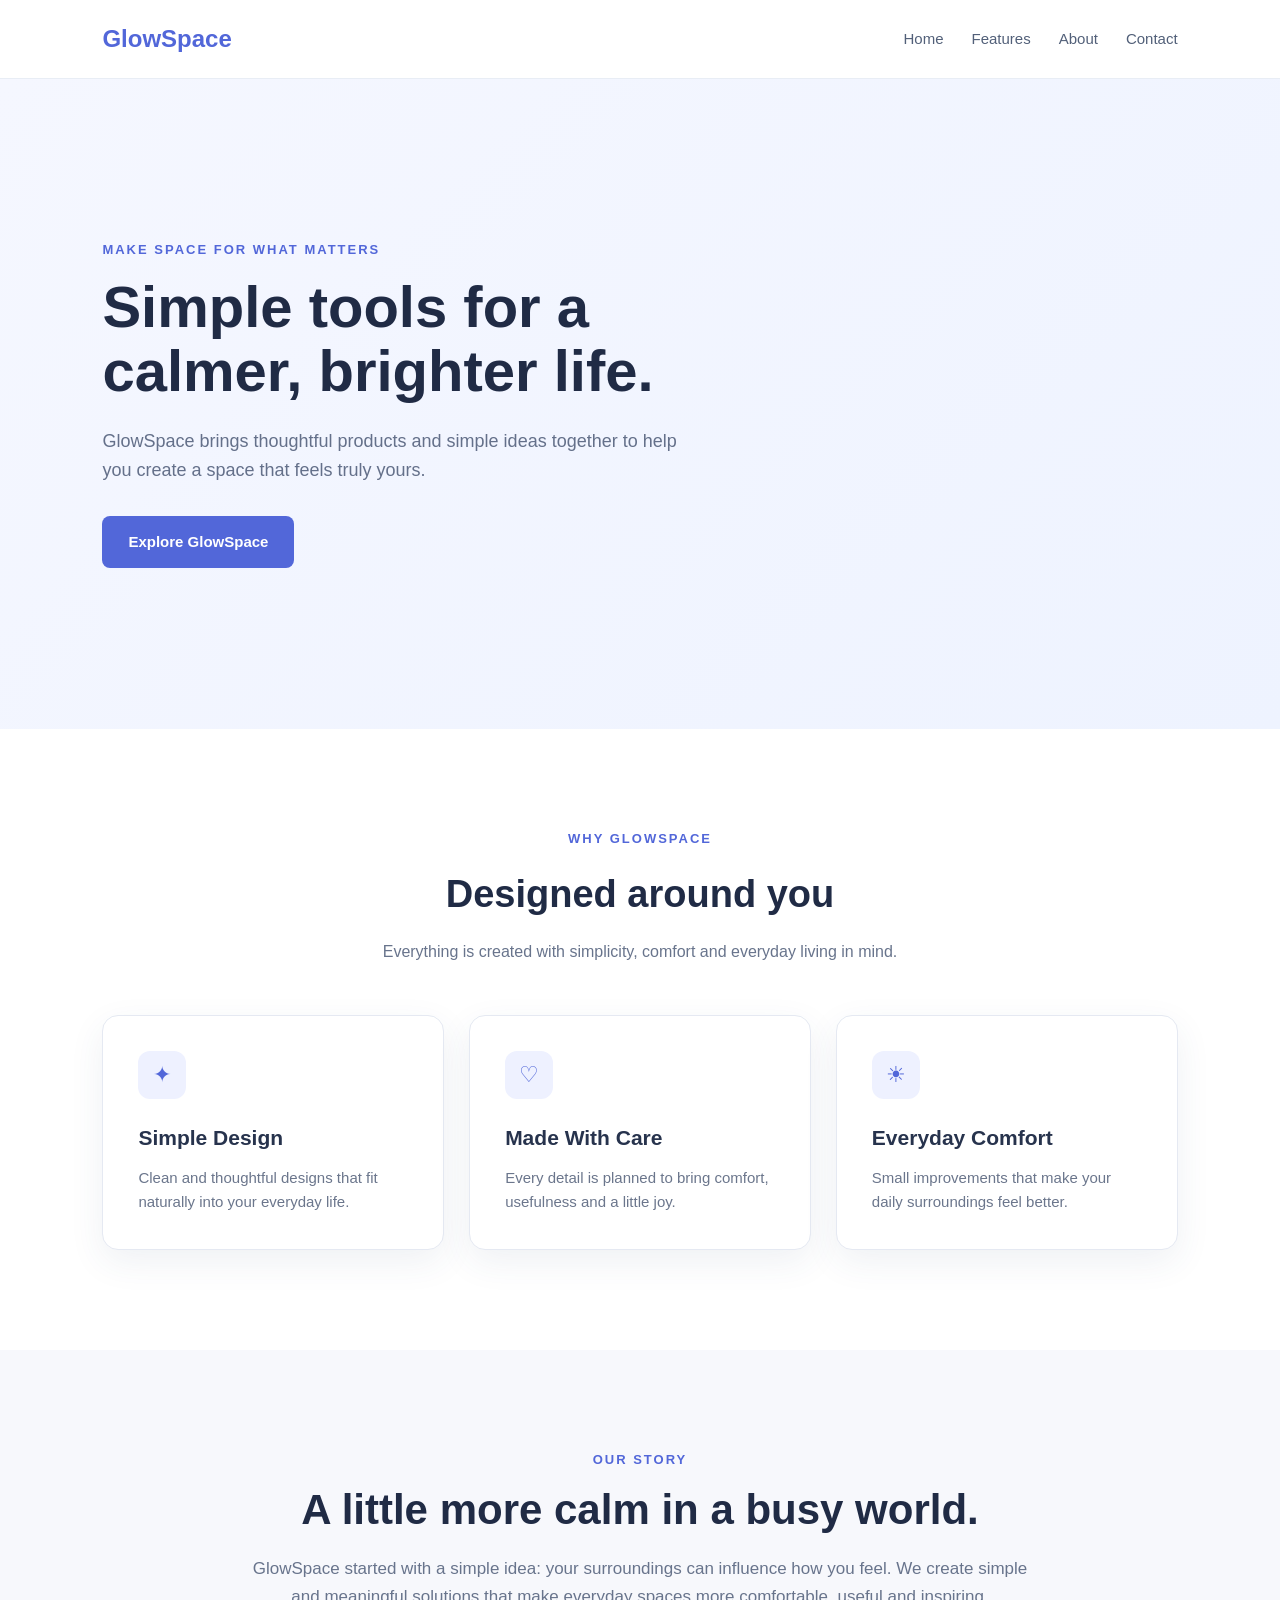
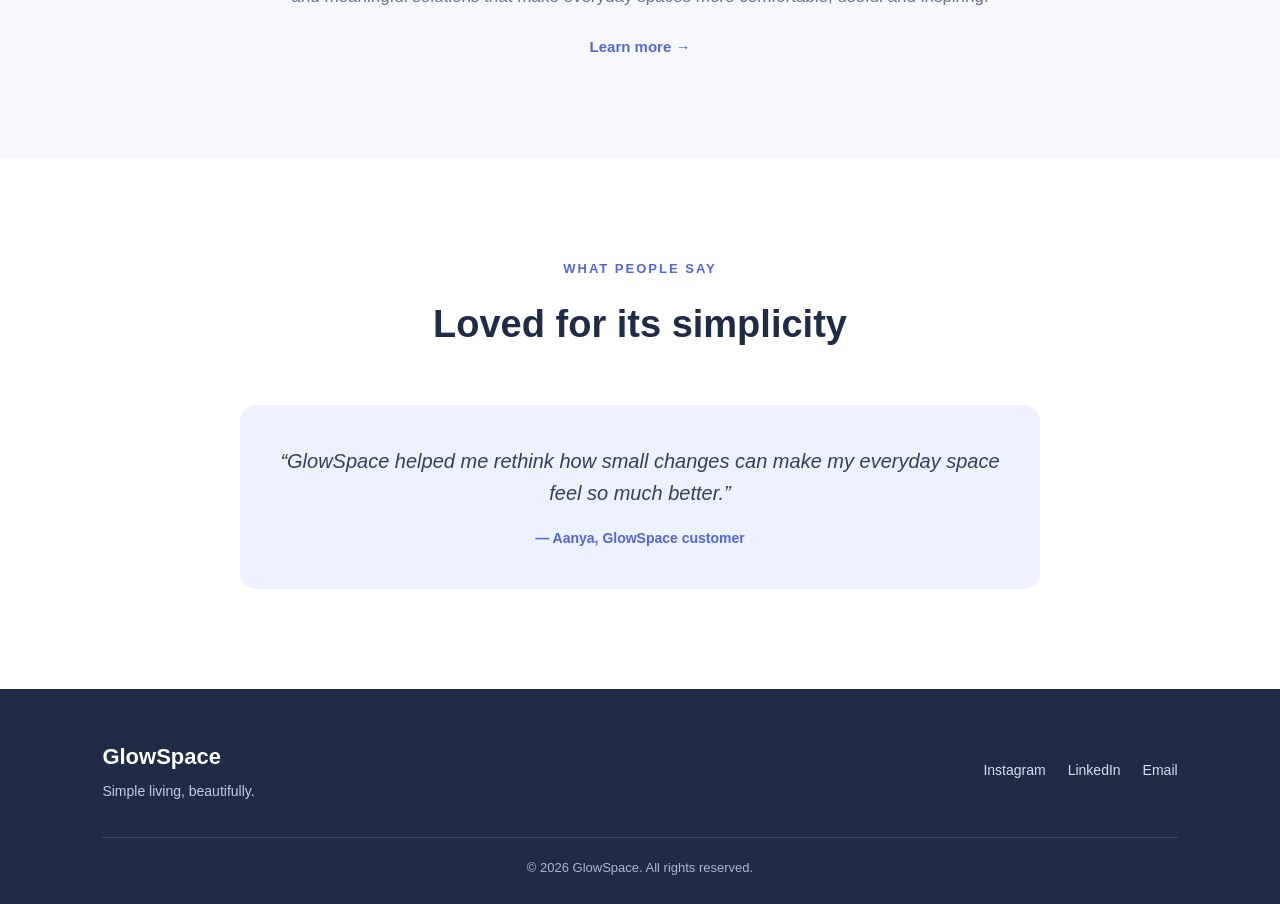
<file: WebDev-L1-LandingPage/index.html>
<!DOCTYPE html>
<html lang="en">
<head>
    <meta charset="UTF-8">
    <meta name="viewport" content="width=device-width, initial-scale=1.0">

    <title>GlowSpace - Simple Living, Beautifully</title>

    <link rel="stylesheet" href="style.css">
</head>

<body>

    <!-- Navigation -->
    <header class="navbar">
        <div class="logo">GlowSpace</div>

        <nav>
            <a href="#home">Home</a>
            <a href="#features">Features</a>
            <a href="#about">About</a>
            <a href="#contact">Contact</a>
        </nav>
    </header>


    <!-- Hero Section -->
    <section id="home" class="hero">

        <div class="hero-content">
            <p class="small-heading">MAKE SPACE FOR WHAT MATTERS</p>

            <h1>Simple tools for a calmer, brighter life.</h1>

            <p class="hero-text">
                GlowSpace brings thoughtful products and simple ideas
                together to help you create a space that feels truly yours.
            </p>

            <a href="#features" class="cta-button">Explore GlowSpace</a>
        </div>

    </section>


    <!-- Features Section -->
    <section id="features" class="features-section">

        <div class="section-heading">
            <p class="small-heading">WHY GLOWSPACE</p>
            <h2>Designed around you</h2>
            <p>
                Everything is created with simplicity, comfort and everyday
                living in mind.
            </p>
        </div>


        <div class="feature-container">

            <div class="feature-card">
                <div class="icon">✦</div>
                <h3>Simple Design</h3>
                <p>
                    Clean and thoughtful designs that fit naturally
                    into your everyday life.
                </p>
            </div>

            <div class="feature-card">
                <div class="icon">♡</div>
                <h3>Made With Care</h3>
                <p>
                    Every detail is planned to bring comfort,
                    usefulness and a little joy.
                </p>
            </div>

            <div class="feature-card">
                <div class="icon">☀</div>
                <h3>Everyday Comfort</h3>
                <p>
                    Small improvements that make your daily
                    surroundings feel better.
                </p>
            </div>

        </div>

    </section>


    <!-- About Section -->
    <section id="about" class="about-section">

        <div class="about-content">

            <p class="small-heading">OUR STORY</p>

            <h2>A little more calm in a busy world.</h2>

            <p>
                GlowSpace started with a simple idea: your surroundings
                can influence how you feel. We create simple and
                meaningful solutions that make everyday spaces more
                comfortable, useful and inspiring.
            </p>

            <a href="#contact" class="text-link">Learn more →</a>

        </div>

    </section>


    <!-- Testimonials Section -->
    <section class="testimonial-section">

        <div class="section-heading">
            <p class="small-heading">WHAT PEOPLE SAY</p>
            <h2>Loved for its simplicity</h2>
        </div>

        <div class="testimonial-card">

            <p class="quote">
                “GlowSpace helped me rethink how small changes can
                make my everyday space feel so much better.”
            </p>

            <p class="person">— Aanya, GlowSpace customer</p>

        </div>

    </section>


    <!-- Footer -->
    <footer id="contact">

        <div class="footer-content">

            <div>
                <h3>GlowSpace</h3>
                <p>Simple living, beautifully.</p>
            </div>

            <div class="footer-links">
                <a href="#">Instagram</a>
                <a href="#">LinkedIn</a>
                <a href="#">Email</a>
            </div>

        </div>

        <p class="copyright">
            © 2026 GlowSpace. All rights reserved.
        </p>

    </footer>

</body>
</html>
</file>
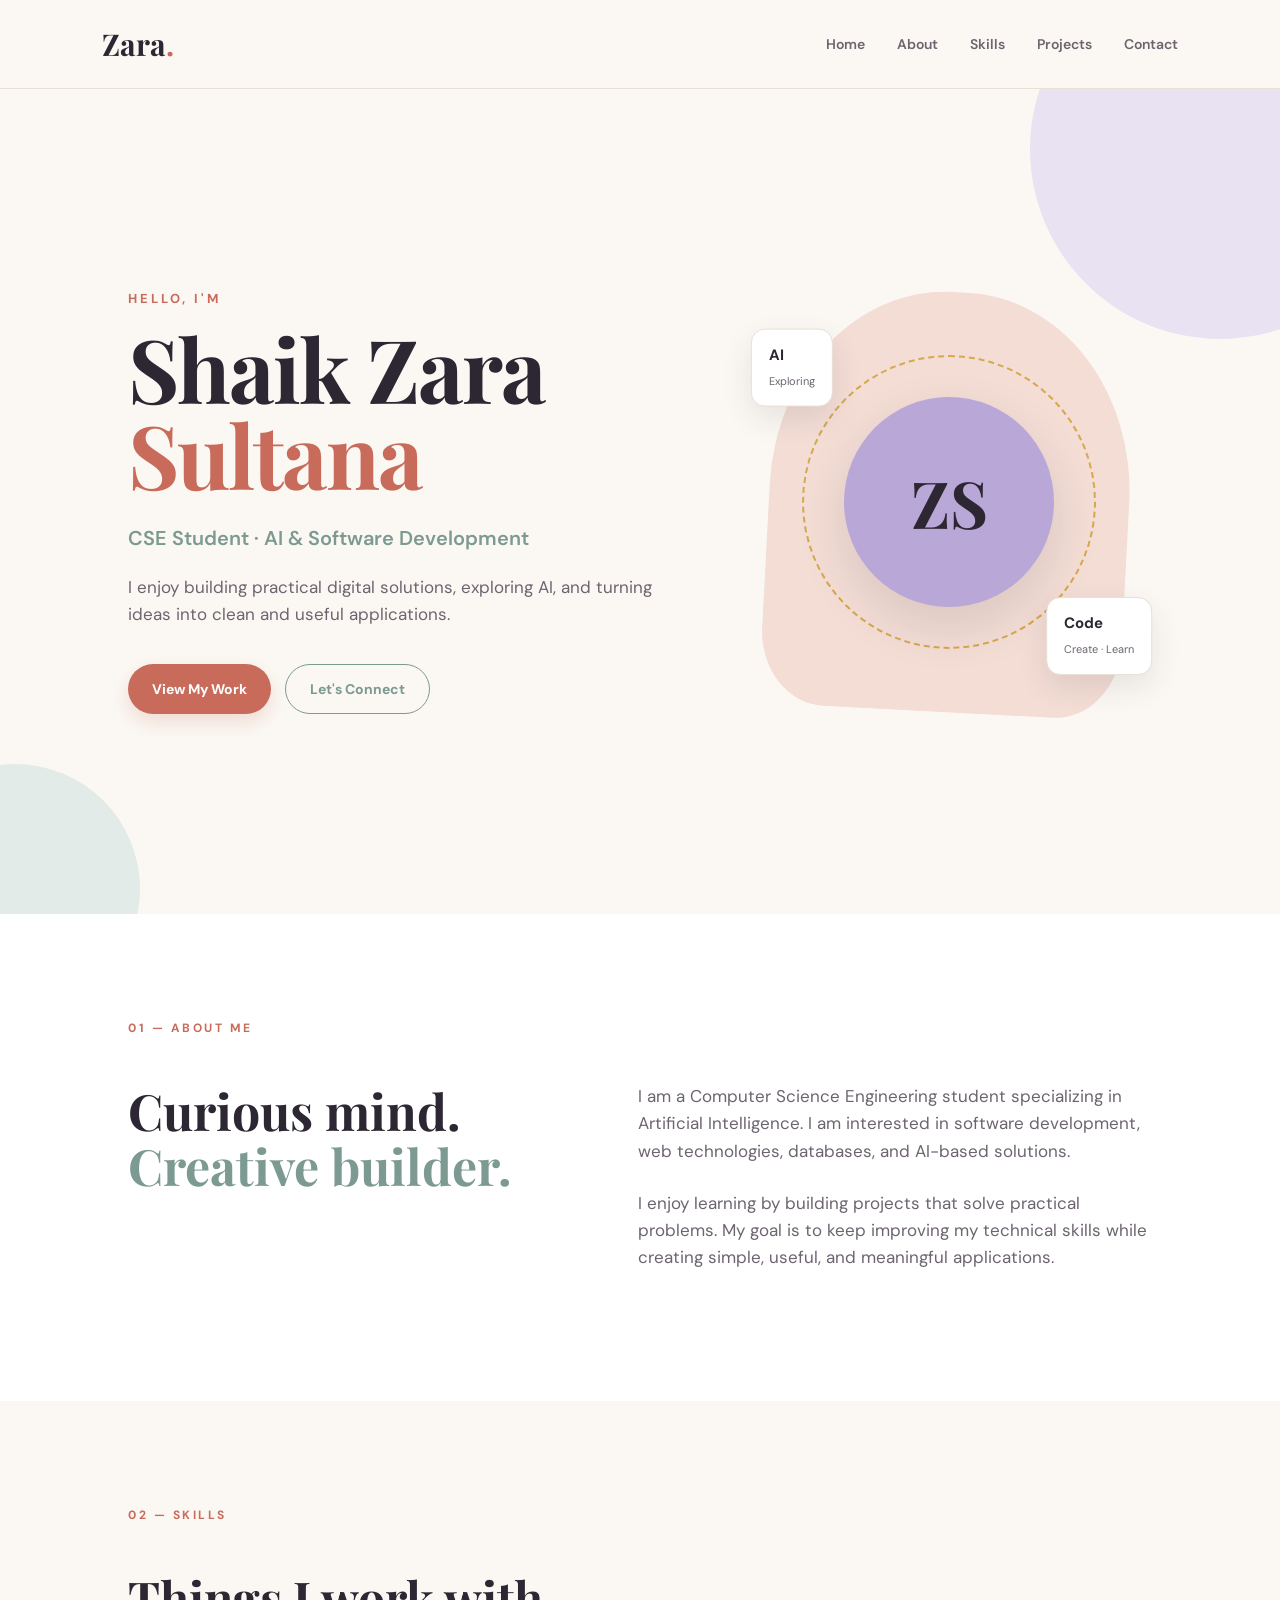
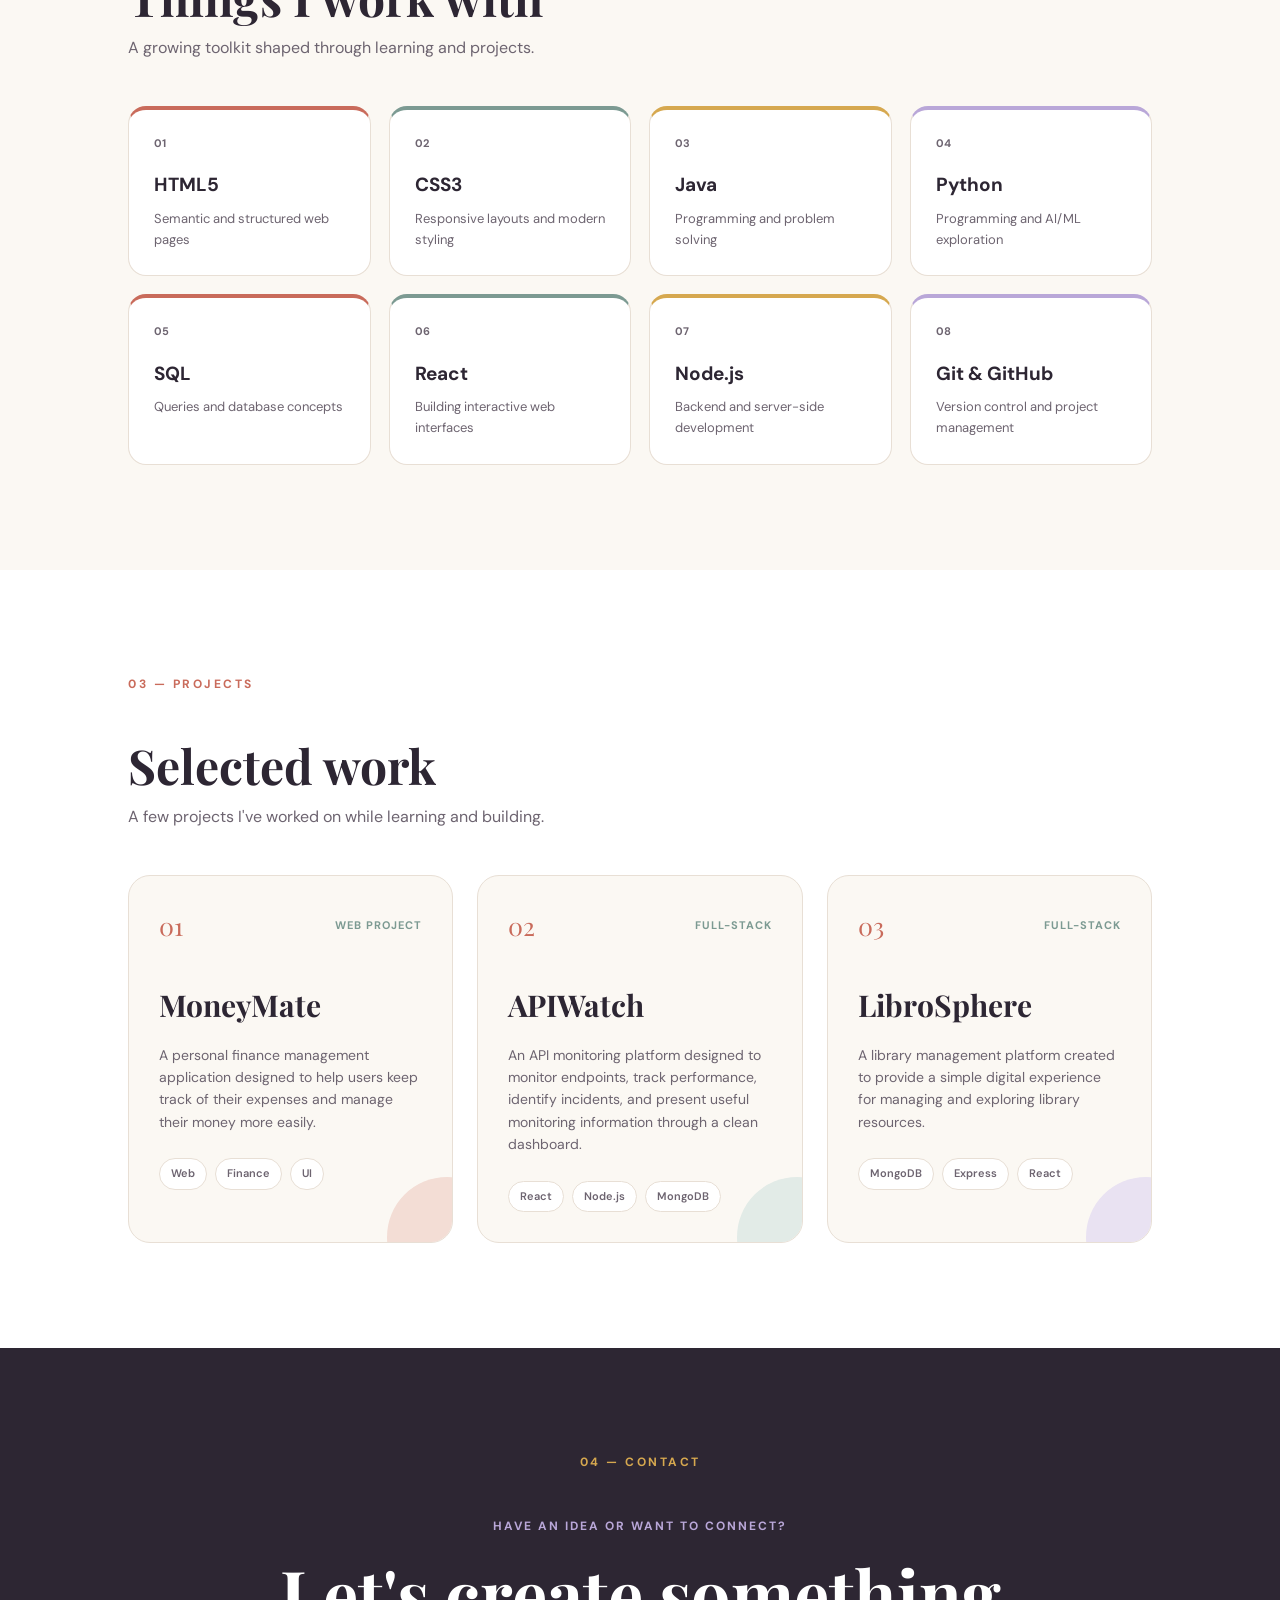
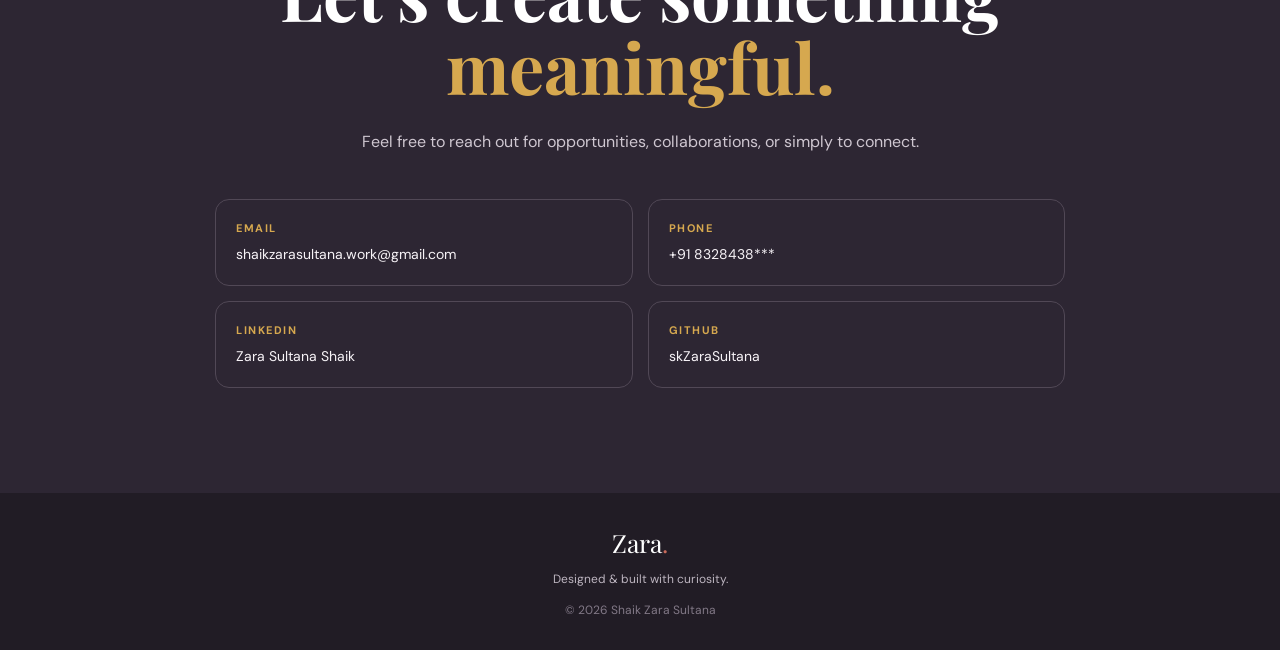
<file: WebDev-L1-Portfolio/index.html>
<!DOCTYPE html>
<html lang="en">
<head>
  <meta charset="UTF-8">
  <meta name="viewport" content="width=device-width, initial-scale=1.0">

  <title>Shaik Zara Sultana | Portfolio</title>

  <link rel="preconnect" href="https://fonts.googleapis.com">
  <link rel="preconnect" href="https://fonts.gstatic.com" crossorigin>

  <link
    href="https://fonts.googleapis.com/css2?family=DM+Sans:wght@400;500;600;700&family=Playfair+Display:wght@600;700&display=swap"
    rel="stylesheet"
  >

  <link rel="stylesheet" href="style.css">
</head>

<body>

  <!-- NAVIGATION -->
  <nav class="navbar">
    <a href="#home" class="logo">Zara<span>.</span></a>

    <ul class="nav-links">
      <li><a href="#home">Home</a></li>
      <li><a href="#about">About</a></li>
      <li><a href="#skills">Skills</a></li>
      <li><a href="#projects">Projects</a></li>
      <li><a href="#contact">Contact</a></li>
    </ul>
  </nav>


  <!-- HERO -->
  <section class="hero" id="home">

    <div class="hero-left">

      <p class="small-heading">HELLO, I'M</p>

      <h1>
        Shaik Zara
        <span>Sultana</span>
      </h1>

      <h2>CSE Student · AI & Software Development</h2>

      <p class="hero-description">
        I enjoy building practical digital solutions, exploring AI,
        and turning ideas into clean and useful applications.
      </p>

      <div class="hero-buttons">
        <a href="#projects" class="btn primary-btn">View My Work</a>
        <a href="#contact" class="btn outline-btn">Let's Connect</a>
      </div>

    </div>


    <div class="hero-right">

      <div class="profile-shape">

        <div class="profile-circle">
          <span>ZS</span>
        </div>

        <div class="floating-card card-one">
          <strong>AI</strong>
          <small>Exploring</small>
        </div>

        <div class="floating-card card-two">
          <strong>Code</strong>
          <small>Create · Learn</small>
        </div>

      </div>

    </div>

  </section>


  <!-- ABOUT -->
  <section class="about section" id="about">

    <div class="section-label">01 — ABOUT ME</div>

    <div class="about-layout">

      <div class="about-title">
        <h2>Curious mind.<br><span>Creative builder.</span></h2>
      </div>

      <div class="about-text">

        <p>
          I am a Computer Science Engineering student specializing in
          Artificial Intelligence. I am interested in software development,
          web technologies, databases, and AI-based solutions.
        </p>

        <p>
          I enjoy learning by building projects that solve practical problems.
          My goal is to keep improving my technical skills while creating
          simple, useful, and meaningful applications.
        </p>

      </div>

    </div>

  </section>


  <!-- SKILLS -->
  <section class="skills section" id="skills">

    <div class="section-label">02 — SKILLS</div>

    <div class="section-heading">
      <h2>Things I work with</h2>
      <p>A growing toolkit shaped through learning and projects.</p>
    </div>

    <div class="skills-container">

      <div class="skill-box">
        <span class="skill-number">01</span>
        <h3>HTML5</h3>
        <p>Semantic and structured web pages</p>
      </div>

      <div class="skill-box">
        <span class="skill-number">02</span>
        <h3>CSS3</h3>
        <p>Responsive layouts and modern styling</p>
      </div>

      <div class="skill-box">
        <span class="skill-number">03</span>
        <h3>Java</h3>
        <p>Programming and problem solving</p>
      </div>

      <div class="skill-box">
        <span class="skill-number">04</span>
        <h3>Python</h3>
        <p>Programming and AI/ML exploration</p>
      </div>

      <div class="skill-box">
        <span class="skill-number">05</span>
        <h3>SQL</h3>
        <p>Queries and database concepts</p>
      </div>

      <div class="skill-box">
        <span class="skill-number">06</span>
        <h3>React</h3>
        <p>Building interactive web interfaces</p>
      </div>

      <div class="skill-box">
        <span class="skill-number">07</span>
        <h3>Node.js</h3>
        <p>Backend and server-side development</p>
      </div>

      <div class="skill-box">
        <span class="skill-number">08</span>
        <h3>Git & GitHub</h3>
        <p>Version control and project management</p>
      </div>

    </div>

  </section>


  <!-- PROJECTS -->
  <section class="projects section" id="projects">

    <div class="section-label">03 — PROJECTS</div>

    <div class="section-heading">
      <h2>Selected work</h2>
      <p>A few projects I've worked on while learning and building.</p>
    </div>


    <div class="projects-container">

      <!-- MONEY MATE -->
      <article class="project-card">

        <div class="project-top">
          <span class="project-number">01</span>
          <span class="project-type">Web Project</span>
        </div>

        <h3>MoneyMate</h3>

        <p>
          A personal finance management application designed to help users
          keep track of their expenses and manage their money more easily.
        </p>

        <div class="project-tags">
          <span>Web</span>
          <span>Finance</span>
          <span>UI</span>
        </div>

      </article>


      <!-- APIWATCH -->
      <article class="project-card featured-project">

        <div class="project-top">
          <span class="project-number">02</span>
          <span class="project-type">Full-Stack</span>
        </div>

        <h3>APIWatch</h3>

        <p>
          An API monitoring platform designed to monitor endpoints,
          track performance, identify incidents, and present useful
          monitoring information through a clean dashboard.
        </p>

        <div class="project-tags">
          <span>React</span>
          <span>Node.js</span>
          <span>MongoDB</span>
        </div>

      </article>


      <!-- LIBROSPHERE -->
      <article class="project-card">

        <div class="project-top">
          <span class="project-number">03</span>
          <span class="project-type">Full-Stack</span>
        </div>

        <h3>LibroSphere</h3>

        <p>
          A library management platform created to provide a simple
          digital experience for managing and exploring library resources.
        </p>

        <div class="project-tags">
          <span>MongoDB</span>
          <span>Express</span>
          <span>React</span>
        </div>

      </article>

    </div>

  </section>


  <!-- CONTACT -->
  <section class="contact section" id="contact">

    <div class="section-label">04 — CONTACT</div>

    <div class="contact-content">

      <p class="contact-small">HAVE AN IDEA OR WANT TO CONNECT?</p>

      <h2>Let's create something<br><span>meaningful.</span></h2>

      <p class="contact-description">
        Feel free to reach out for opportunities, collaborations,
        or simply to connect.
      </p>

      <div class="contact-details">

        <a href="mailto:shaikzarasultana.work@gmail.com">
          <span>Email</span>
          shaikzarasultana.work@gmail.com
        </a>

        <a href="tel:+91 8328438***">
          <span>Phone</span>
          +91 8328438***
        </a>

        <a
          href="https://www.linkedin.com/in/zara-sultana-shaik-9688a1335/"
          target="_blank"
        >
          <span>LinkedIn</span>
          Zara Sultana Shaik
        </a>

        <a
          href="https://github.com/skZaraSultana"
          target="_blank"
        >
          <span>GitHub</span>
          skZaraSultana
        </a>

      </div>

    </div>

  </section>


  <!-- FOOTER -->
  <footer>

    <div class="footer-logo">Zara<span>.</span></div>

    <p>Designed & built with curiosity.</p>

    <p class="copyright">
      © 2026 Shaik Zara Sultana
    </p>

  </footer>

</body>
</html>
</file>
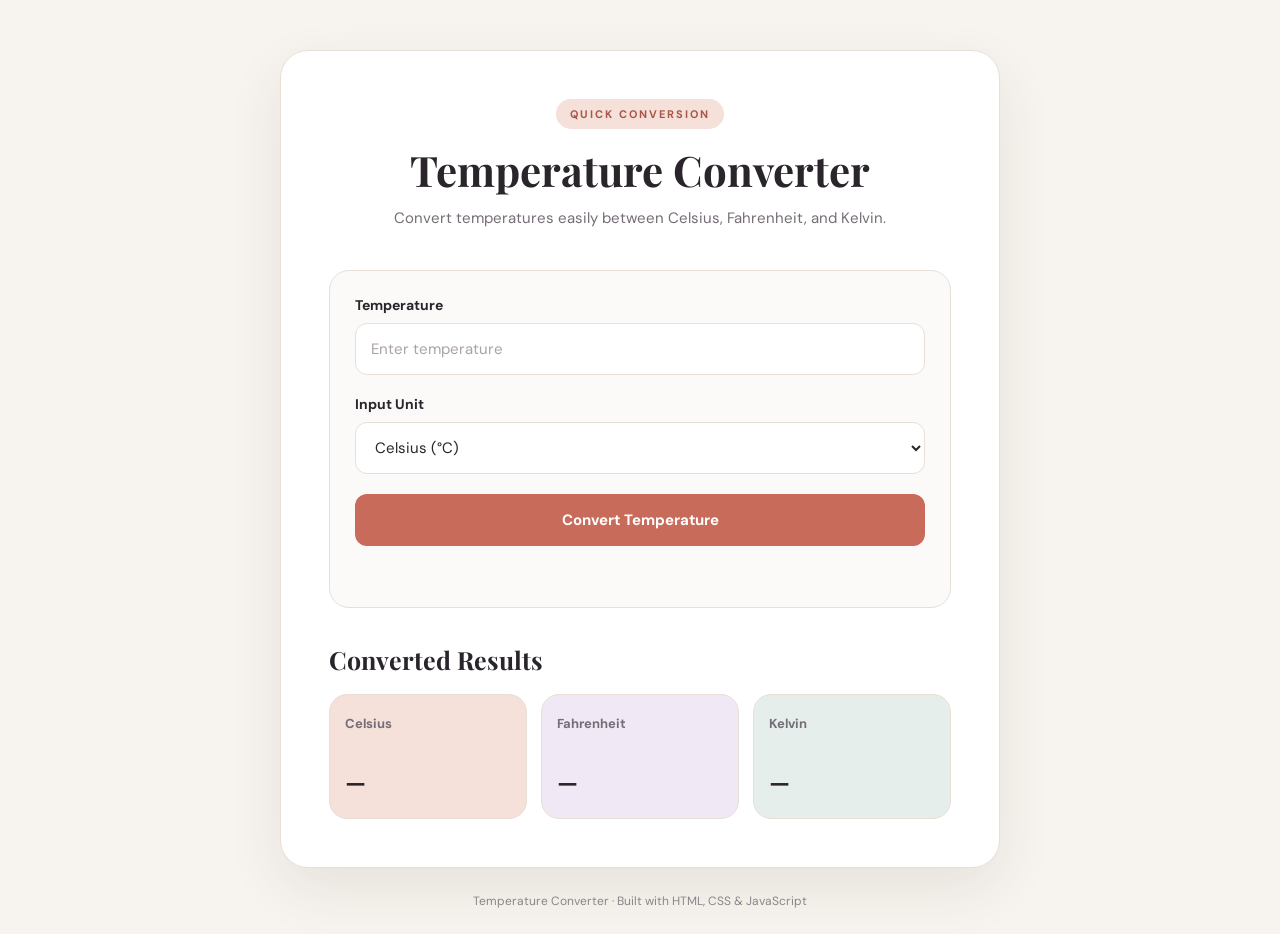
<file: WebDev-L1-Temperature-Converter/index.html>
<!DOCTYPE html>
<html lang="en">
<head>
    <meta charset="UTF-8">
    <meta name="viewport" content="width=device-width, initial-scale=1.0">

    <title>Temperature Converter</title>

    <link rel="stylesheet" href="style.css">
</head>

<body>

    <main class="converter-container">

        <section class="converter-card">

            <div class="heading">
                <p class="tag">QUICK CONVERSION</p>
                <h1>Temperature Converter</h1>
                <p>
                    Convert temperatures easily between Celsius,
                    Fahrenheit, and Kelvin.
                </p>
            </div>

            <div class="converter-form">

                <label for="temperature">Temperature</label>

                <input
                    type="number"
                    id="temperature"
                    placeholder="Enter temperature"
                    step="any"
                >

                <label for="unit">Input Unit</label>

                <select id="unit">
                    <option value="celsius">Celsius (°C)</option>
                    <option value="fahrenheit">Fahrenheit (°F)</option>
                    <option value="kelvin">Kelvin (K)</option>
                </select>

                <button id="convertBtn">Convert Temperature</button>

                <p id="errorMessage" class="error-message"></p>

            </div>

            <div class="results">

                <h2>Converted Results</h2>

                <div class="result-grid">

                    <div class="result-box">
                        <span>Celsius</span>
                        <strong id="celsiusResult">—</strong>
                    </div>

                    <div class="result-box">
                        <span>Fahrenheit</span>
                        <strong id="fahrenheitResult">—</strong>
                    </div>

                    <div class="result-box">
                        <span>Kelvin</span>
                        <strong id="kelvinResult">—</strong>
                    </div>

                </div>

            </div>

        </section>

        <footer>
            <p>Temperature Converter · Built with HTML, CSS & JavaScript</p>
        </footer>

    </main>

    <script src="script.js"></script>

</body>
</html>
</file>
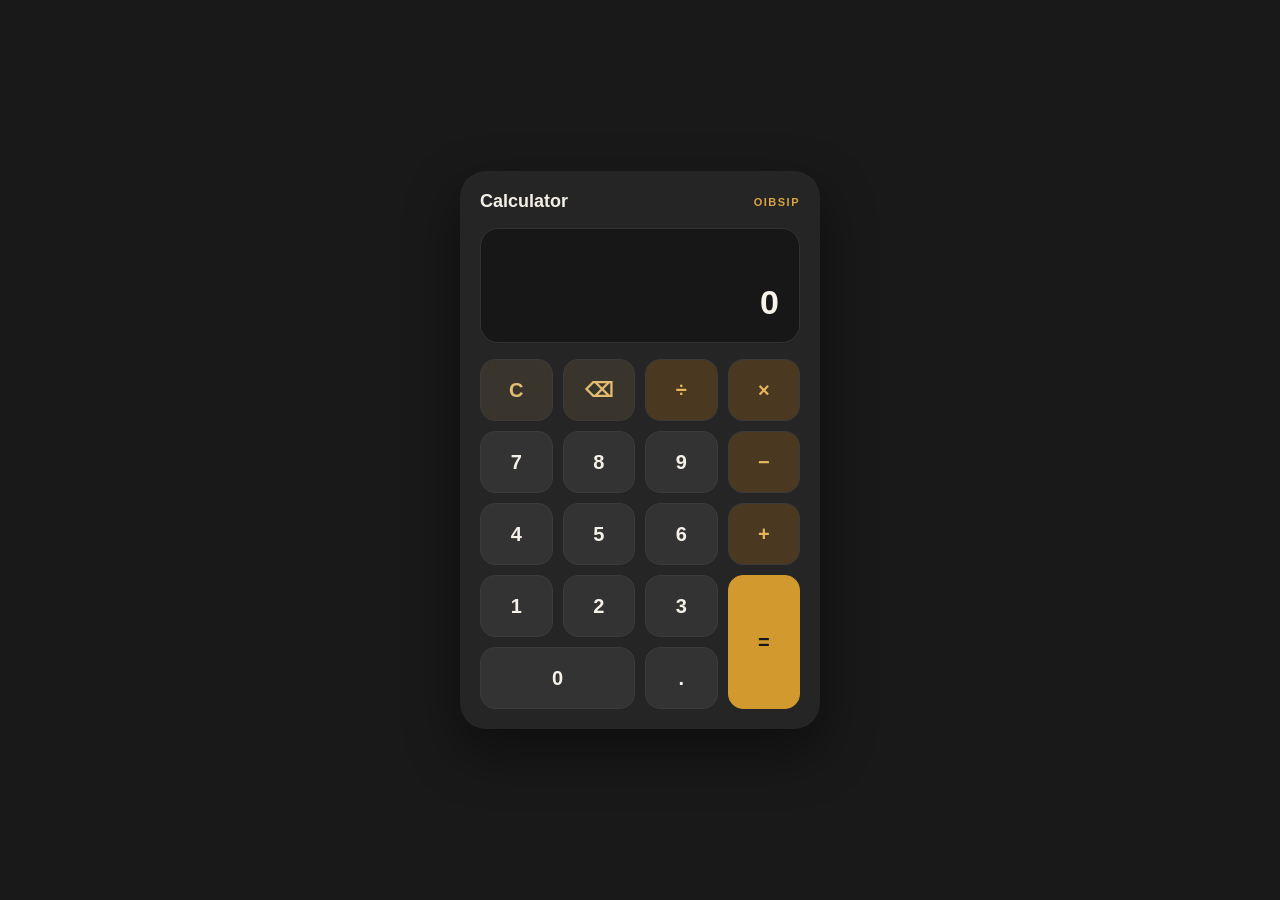
<file: WebDev-L2-Calculator/index.html>
<!DOCTYPE html>
<html lang="en">
<head>
    <meta charset="UTF-8">
    <meta name="viewport" content="width=device-width, initial-scale=1.0">
    <title>Calculator | Oasis Infobyte</title>
    <link rel="stylesheet" href="style.css">
</head>

<body>

    <main class="calculator">
        <div class="calculator-header">
            <span>Calculator</span>
            <span class="brand">OIBSIP</span>
        </div>

        <div class="display" aria-label="Calculator display">
            <div id="previous-display"></div>
            <div id="current-display">0</div>
        </div>

        <div class="buttons">
            <button class="function" data-action="clear">C</button>
            <button class="function" data-action="backspace">⌫</button>
            <button class="operator" data-operator="/">÷</button>
            <button class="operator" data-operator="*">×</button>

            <button data-number="7">7</button>
            <button data-number="8">8</button>
            <button data-number="9">9</button>
            <button class="operator" data-operator="-">−</button>

            <button data-number="4">4</button>
            <button data-number="5">5</button>
            <button data-number="6">6</button>
            <button class="operator" data-operator="+">+</button>

            <button data-number="1">1</button>
            <button data-number="2">2</button>
            <button data-number="3">3</button>
            <button class="equals" data-action="calculate">=</button>

            <button class="zero" data-number="0">0</button>
            <button data-number=".">.</button>
        </div>
    </main>

    <script src="script.js"></script>
</body>
</html>
</file>
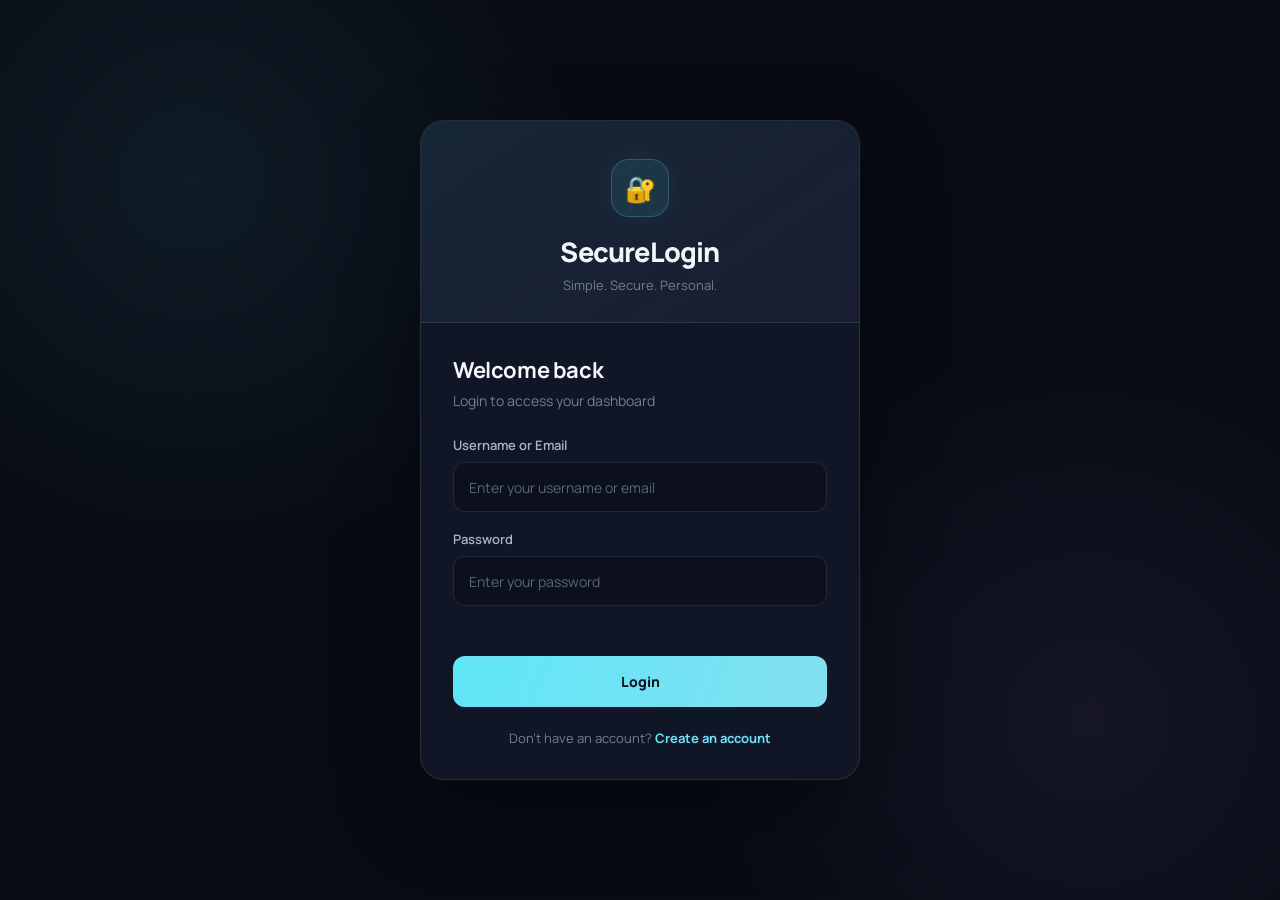
<file: WebDev-L2-Login-Authentication/index.html>
<!DOCTYPE html>
<html lang="en">
<head>
    <meta charset="UTF-8">
    <meta name="viewport" content="width=device-width, initial-scale=1.0">
    <title>SecureLogin | Login</title>
    <link rel="stylesheet" href="style.css">
</head>

<body>

    <main class="auth-page">

        <section class="auth-card">

            <div class="brand">
                <div class="brand-icon">🔐</div>
                <h1>SecureLogin</h1>
                <p>Simple. Secure. Personal.</p>
            </div>

            <div class="form-section">

                <h2>Welcome back</h2>
                <p class="form-subtitle">
                    Login to access your dashboard
                </p>

                <form id="loginForm">

                    <div class="input-group">
                        <label for="loginIdentifier">
                            Username or Email
                        </label>

                        <input
                            type="text"
                            id="loginIdentifier"
                            placeholder="Enter your username or email"
                            autocomplete="username"
                        >
                    </div>

                    <div class="input-group">
                        <label for="loginPassword">
                            Password
                        </label>

                        <input
                            type="password"
                            id="loginPassword"
                            placeholder="Enter your password"
                            autocomplete="current-password"
                        >
                    </div>

                    <p id="loginMessage" class="message"></p>

                    <button type="submit" class="primary-btn">
                        Login
                    </button>

                </form>

                <p class="switch-text">
                    Don't have an account?
                    <a href="register.html">Create an account</a>
                </p>

            </div>

        </section>

    </main>

    <script src="script.js"></script>
</body>
</html>
</file>
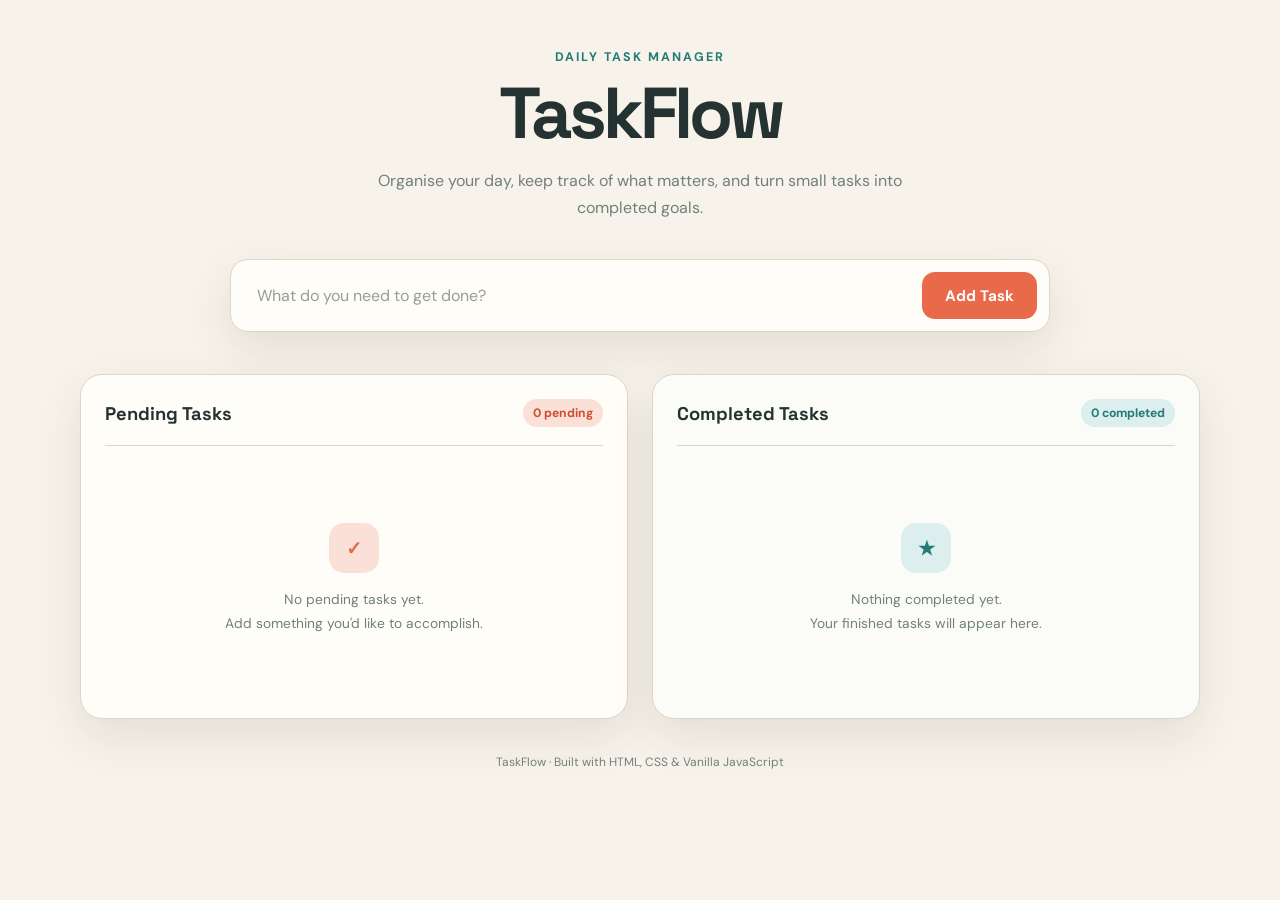
<file: WebDev-L2-To-Do-App/index.html>
<!DOCTYPE html>
<html lang="en">

<head>
    <meta charset="UTF-8">
    <meta name="viewport" content="width=device-width, initial-scale=1.0">

    <title>TaskFlow | To-Do Web App</title>

    <link rel="stylesheet" href="style.css">
</head>

<body>

    <main class="app">

        <!-- Header -->
        <header class="header">
            <p class="eyebrow">Daily Task Manager</p>

            <h1>TaskFlow</h1>

            <p class="subtitle">
                Organise your day, keep track of what matters,
                and turn small tasks into completed goals.
            </p>
        </header>


        <!-- Add Task -->
        <section class="add-task-section">

            <form class="add-task" id="taskForm">

                <input
                    type="text"
                    id="taskInput"
                    placeholder="What do you need to get done?"
                    autocomplete="off"
                    maxlength="120"
                >

                <button type="submit" class="add-button">
                    Add Task
                </button>

            </form>

        </section>


        <!-- Task Lists -->
        <section class="task-lists">

            <!-- Pending Tasks -->
            <section class="task-section">

                <div class="section-top">

                    <h2 class="section-title">
                        Pending Tasks
                    </h2>

                    <span class="task-count" id="pendingCount">
                        0 pending
                    </span>

                </div>


                <div class="task-list" id="pendingList">

                    <div class="empty-state" id="pendingEmpty">

                        <div class="empty-icon">
                            ✓
                        </div>

                        <p>
                            No pending tasks yet.<br>
                            Add something you'd like to accomplish.
                        </p>

                    </div>

                </div>

            </section>


            <!-- Completed Tasks -->
            <section class="task-section completed-section">

                <div class="section-top">

                    <h2 class="section-title">
                        Completed Tasks
                    </h2>

                    <span class="task-count" id="completedCount">
                        0 completed
                    </span>

                </div>


                <div class="task-list" id="completedList">

                    <div class="empty-state" id="completedEmpty">

                        <div class="empty-icon">
                            ★
                        </div>

                        <p>
                            Nothing completed yet.<br>
                            Your finished tasks will appear here.
                        </p>

                    </div>

                </div>

            </section>

        </section>


        <!-- Footer -->
        <footer class="footer">
            <p>
                TaskFlow · Built with HTML, CSS & Vanilla JavaScript
            </p>
        </footer>

    </main>


    <script src="script.js"></script>

</body>

</html>
</file>
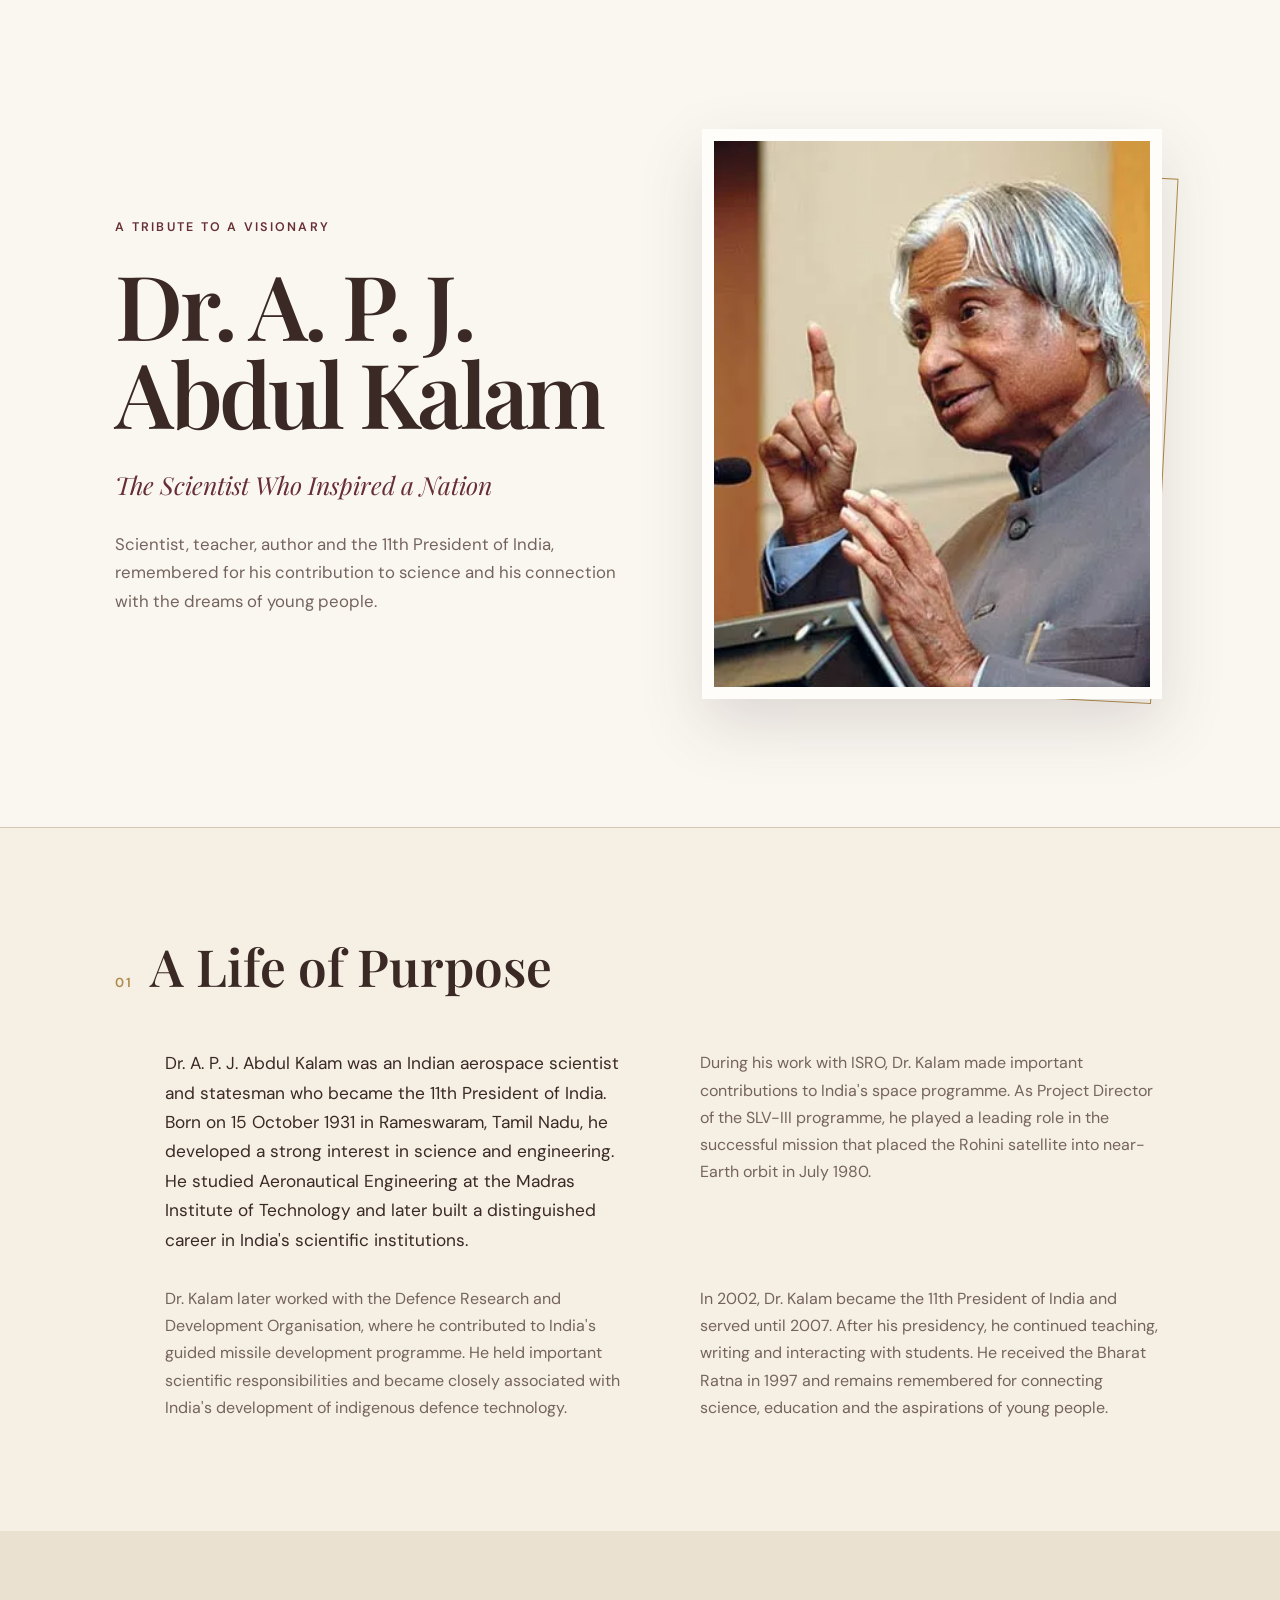
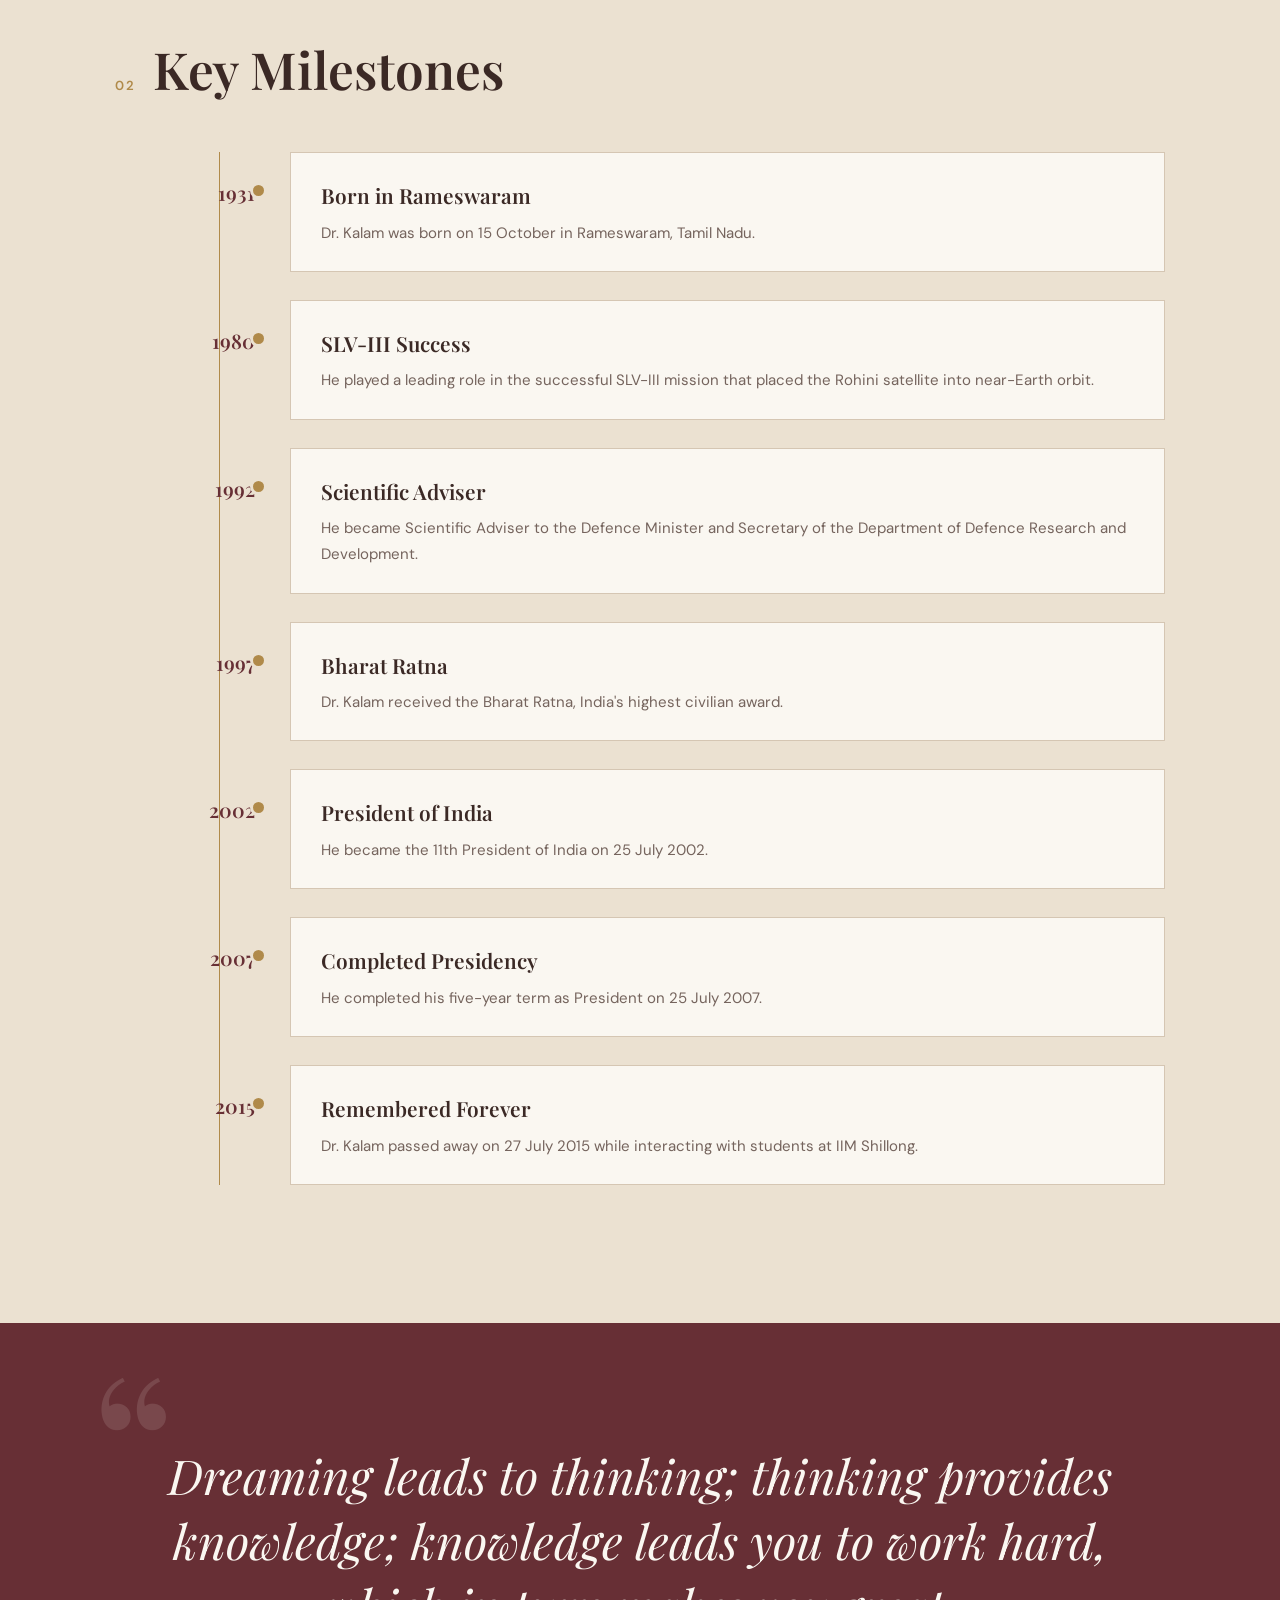
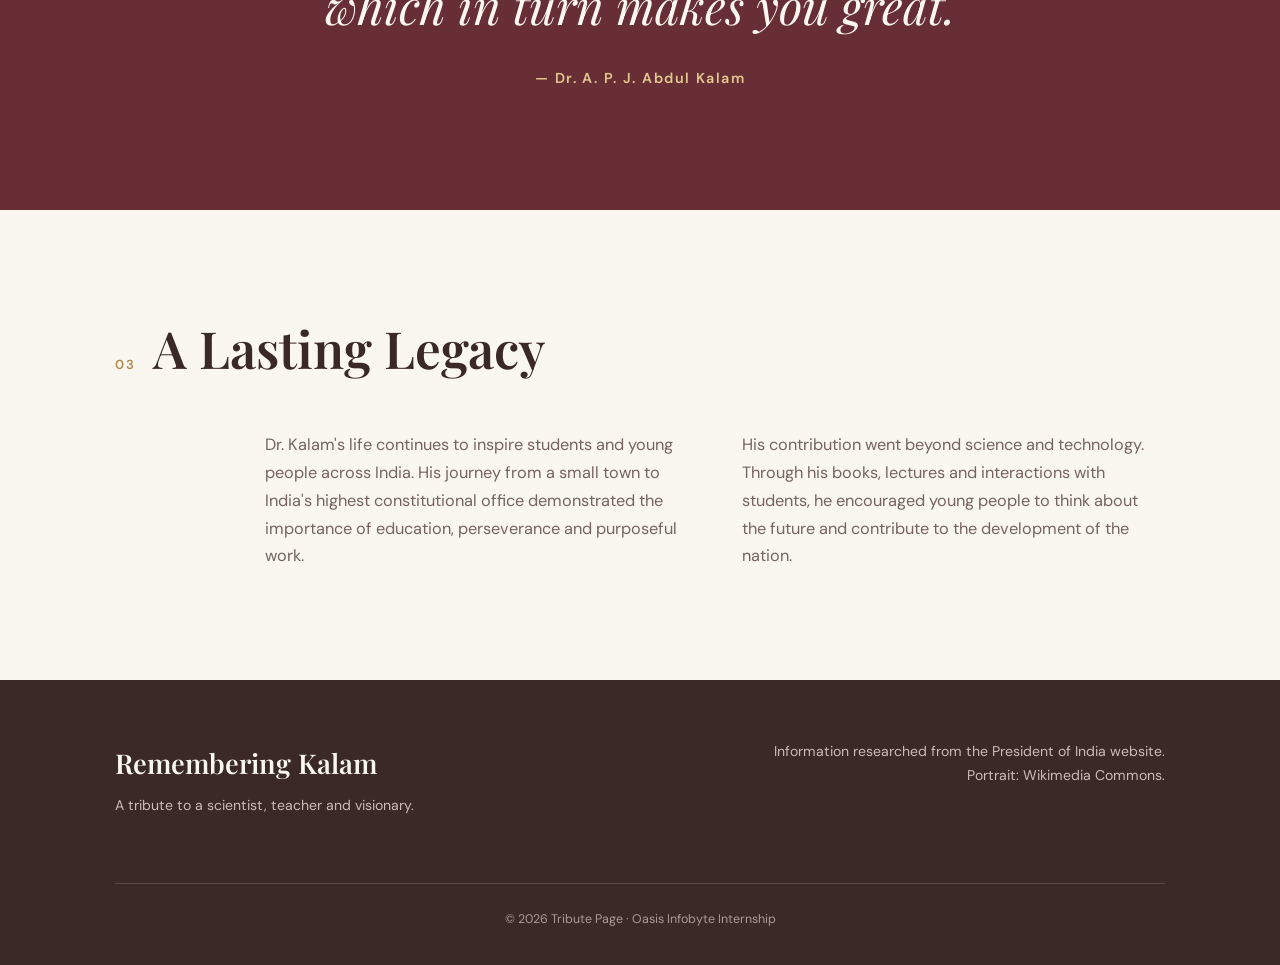
<file: WebDev-L2-Tribute-Page/index.html>
<!DOCTYPE html>
<html lang="en">
<head>
    <meta charset="UTF-8">
    <meta name="viewport" content="width=device-width, initial-scale=1.0">

    <title>Dr. A. P. J. Abdul Kalam | Tribute Page</title>

    <!-- Google Fonts -->
    <link rel="preconnect" href="https://fonts.googleapis.com">
    <link rel="preconnect" href="https://fonts.gstatic.com" crossorigin>
    <link href="https://fonts.googleapis.com/css2?family=DM+Sans:wght@400;500;600&family=Playfair+Display:wght@500;600;700&display=swap" rel="stylesheet">

    <link rel="stylesheet" href="style.css">
</head>

<body>

    <!-- Hero Section -->
    <header class="hero">
        <div class="hero-content">

            <p class="eyebrow">A Tribute to a Visionary</p>

            <h1>Dr. A. P. J.<br>Abdul Kalam</h1>

            <p class="tagline">
                The Scientist Who Inspired a Nation
            </p>

            <p class="intro">
                Scientist, teacher, author and the 11th President of India,
                remembered for his contribution to science and his connection
                with the dreams of young people.
            </p>

        </div>

        <div class="hero-image">
            <img src="kalam.jpg" alt="Portrait of Dr. A. P. J. Abdul Kalam">
        </div>
    </header>


    <main>

        <!-- Biography Section -->
        <section class="biography section">
            <div class="section-heading">
                <span>01</span>
                <h2>A Life of Purpose</h2>
            </div>

            <div class="bio-content">

                <p>
                    Dr. A. P. J. Abdul Kalam was an Indian aerospace scientist
                    and statesman who became the 11th President of India.
                    Born on 15 October 1931 in Rameswaram, Tamil Nadu, he
                    developed a strong interest in science and engineering.
                    He studied Aeronautical Engineering at the Madras
                    Institute of Technology and later built a distinguished
                    career in India's scientific institutions.
                </p>

                <p>
                    During his work with ISRO, Dr. Kalam made important
                    contributions to India's space programme. As Project
                    Director of the SLV-III programme, he played a leading
                    role in the successful mission that placed the Rohini
                    satellite into near-Earth orbit in July 1980.
                </p>

                <p>
                    Dr. Kalam later worked with the Defence Research and
                    Development Organisation, where he contributed to India's
                    guided missile development programme. He held important
                    scientific responsibilities and became closely associated
                    with India's development of indigenous defence technology.
                </p>

                <p>
                    In 2002, Dr. Kalam became the 11th President of India and
                    served until 2007. After his presidency, he continued
                    teaching, writing and interacting with students. He
                    received the Bharat Ratna in 1997 and remains remembered
                    for connecting science, education and the aspirations
                    of young people.
                </p>

            </div>
        </section>


        <!-- Timeline Section -->
        <section class="timeline-section section">

            <div class="section-heading">
                <span>02</span>
                <h2>Key Milestones</h2>
            </div>

            <div class="timeline">

                <article class="timeline-item">
                    <div class="timeline-year">1931</div>
                    <div class="timeline-card">
                        <h3>Born in Rameswaram</h3>
                        <p>
                            Dr. Kalam was born on 15 October in Rameswaram,
                            Tamil Nadu.
                        </p>
                    </div>
                </article>


                <article class="timeline-item">
                    <div class="timeline-year">1980</div>
                    <div class="timeline-card">
                        <h3>SLV-III Success</h3>
                        <p>
                            He played a leading role in the successful SLV-III
                            mission that placed the Rohini satellite into
                            near-Earth orbit.
                        </p>
                    </div>
                </article>


                <article class="timeline-item">
                    <div class="timeline-year">1992</div>
                    <div class="timeline-card">
                        <h3>Scientific Adviser</h3>
                        <p>
                            He became Scientific Adviser to the Defence
                            Minister and Secretary of the Department of
                            Defence Research and Development.
                        </p>
                    </div>
                </article>


                <article class="timeline-item">
                    <div class="timeline-year">1997</div>
                    <div class="timeline-card">
                        <h3>Bharat Ratna</h3>
                        <p>
                            Dr. Kalam received the Bharat Ratna, India's
                            highest civilian award.
                        </p>
                    </div>
                </article>


                <article class="timeline-item">
                    <div class="timeline-year">2002</div>
                    <div class="timeline-card">
                        <h3>President of India</h3>
                        <p>
                            He became the 11th President of India on
                            25 July 2002.
                        </p>
                    </div>
                </article>


                <article class="timeline-item">
                    <div class="timeline-year">2007</div>
                    <div class="timeline-card">
                        <h3>Completed Presidency</h3>
                        <p>
                            He completed his five-year term as President
                            on 25 July 2007.
                        </p>
                    </div>
                </article>


                <article class="timeline-item">
                    <div class="timeline-year">2015</div>
                    <div class="timeline-card">
                        <h3>Remembered Forever</h3>
                        <p>
                            Dr. Kalam passed away on 27 July 2015 while
                            interacting with students at IIM Shillong.
                        </p>
                    </div>
                </article>

            </div>
        </section>


        <!-- Quote Section -->
        <section class="quote-section">

            <div class="quote-mark">“</div>

            <blockquote>
                Dreaming leads to thinking; thinking provides knowledge;
                knowledge leads you to work hard, which in turn makes you great.
            </blockquote>

            <p class="quote-author">
                — Dr. A. P. J. Abdul Kalam
            </p>

        </section>


        <!-- Legacy Section -->
        <section class="legacy section">

            <div class="section-heading">
                <span>03</span>
                <h2>A Lasting Legacy</h2>
            </div>

            <div class="legacy-content">

                <p>
                    Dr. Kalam's life continues to inspire students and young
                    people across India. His journey from a small town to
                    India's highest constitutional office demonstrated the
                    importance of education, perseverance and purposeful work.
                </p>

                <p>
                    His contribution went beyond science and technology.
                    Through his books, lectures and interactions with students,
                    he encouraged young people to think about the future and
                    contribute to the development of the nation.
                </p>

            </div>

        </section>

    </main>


    <!-- Footer -->
    <footer class="footer">

        <div>
            <h2>Remembering Kalam</h2>
            <p>
                A tribute to a scientist, teacher and visionary.
            </p>
        </div>

        <div class="sources">
            <p>Information researched from the President of India website.</p>
            <p>Portrait: Wikimedia Commons.</p>
        </div>

        <p class="copyright">
            © 2026 Tribute Page · Oasis Infobyte Internship
        </p>

    </footer>

</body>
</html>
</file>
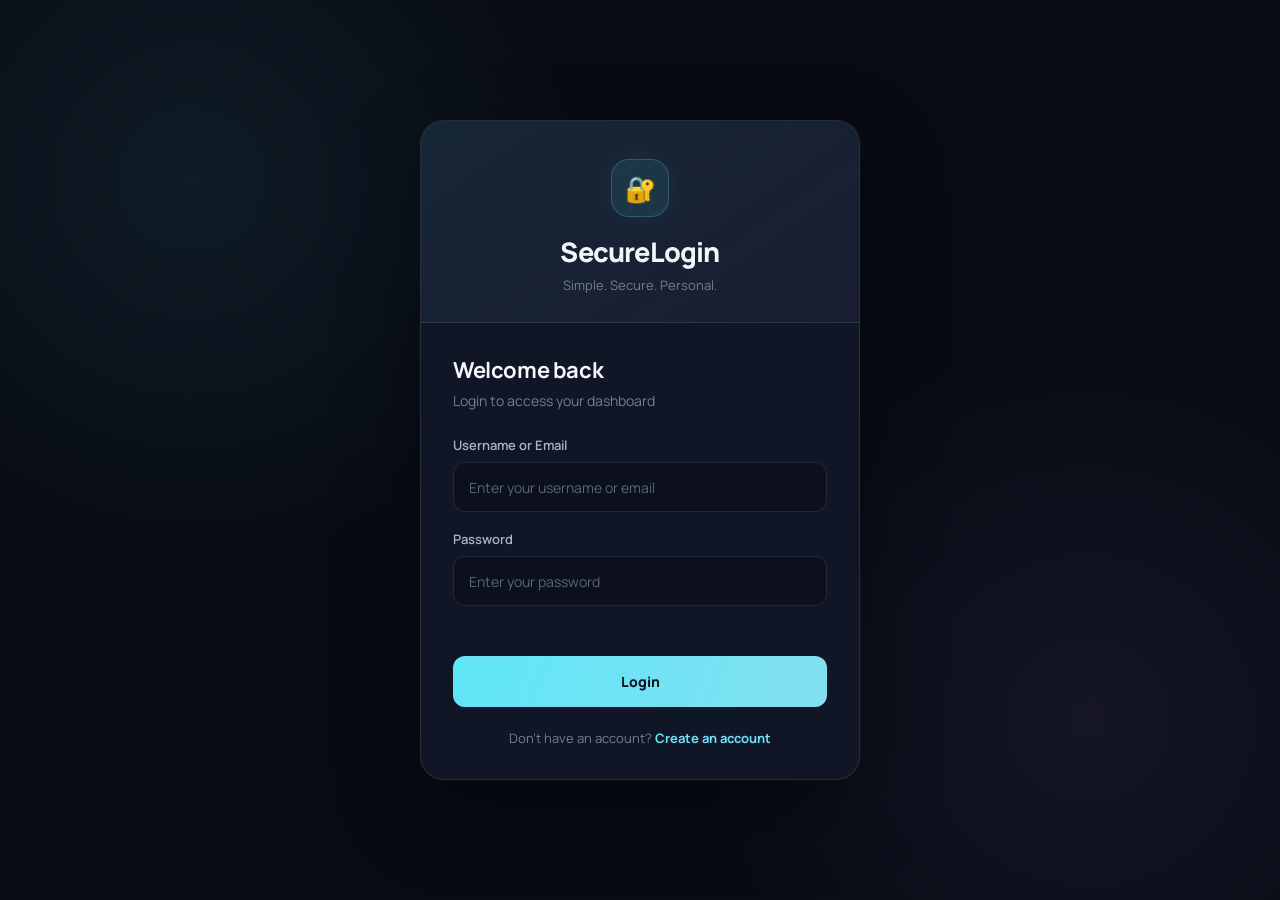
<file: WebDev-L2-Login-Authentication/dashboard.html>
<!DOCTYPE html>
<html lang="en">
<head>
    <meta charset="UTF-8">
    <meta name="viewport" content="width=device-width, initial-scale=1.0">
    <title>SecureLogin | Dashboard</title>
    <link rel="stylesheet" href="style.css">
</head>

<body>

    <main class="dashboard-page">

        <nav class="dashboard-nav">
            <div class="nav-brand">
                <span class="nav-icon">🔐</span>
                <span>SecureLogin</span>
            </div>

            <button id="logoutBtn" class="logout-btn">
                Logout
            </button>
        </nav>

        <section class="dashboard-content">

            <div class="welcome-card">

                <div class="welcome-icon">✓</div>

                <p class="eyebrow">AUTHENTICATION SUCCESSFUL</p>

                <h1>
                    Welcome,
                    <span id="userName">User</span>!
                </h1>

                <p class="welcome-text">
                    You have successfully logged in to your protected dashboard.
                </p>

            </div>

            <div class="dashboard-grid">

                <article class="info-card">
                    <div class="card-icon">🛡️</div>
                    <h2>Protected Access</h2>
                    <p>
                        This page can only be accessed when an active login
                        session is available.
                    </p>
                </article>

                <article class="info-card">
                    <div class="card-icon">🔒</div>
                    <h2>Secure Storage</h2>
                    <p>
                        Passwords are stored as SHA-256 hashes instead of
                        plain-text passwords.
                    </p>
                </article>

                <article class="info-card">
                    <div class="card-icon">⚡</div>
                    <h2>Session Control</h2>
                    <p>
                        Logging out clears the active session and protects
                        the dashboard from further access.
                    </p>
                </article>

            </div>

        </section>

    </main>

    <script src="script.js"></script>
</body>
</html>
</file>
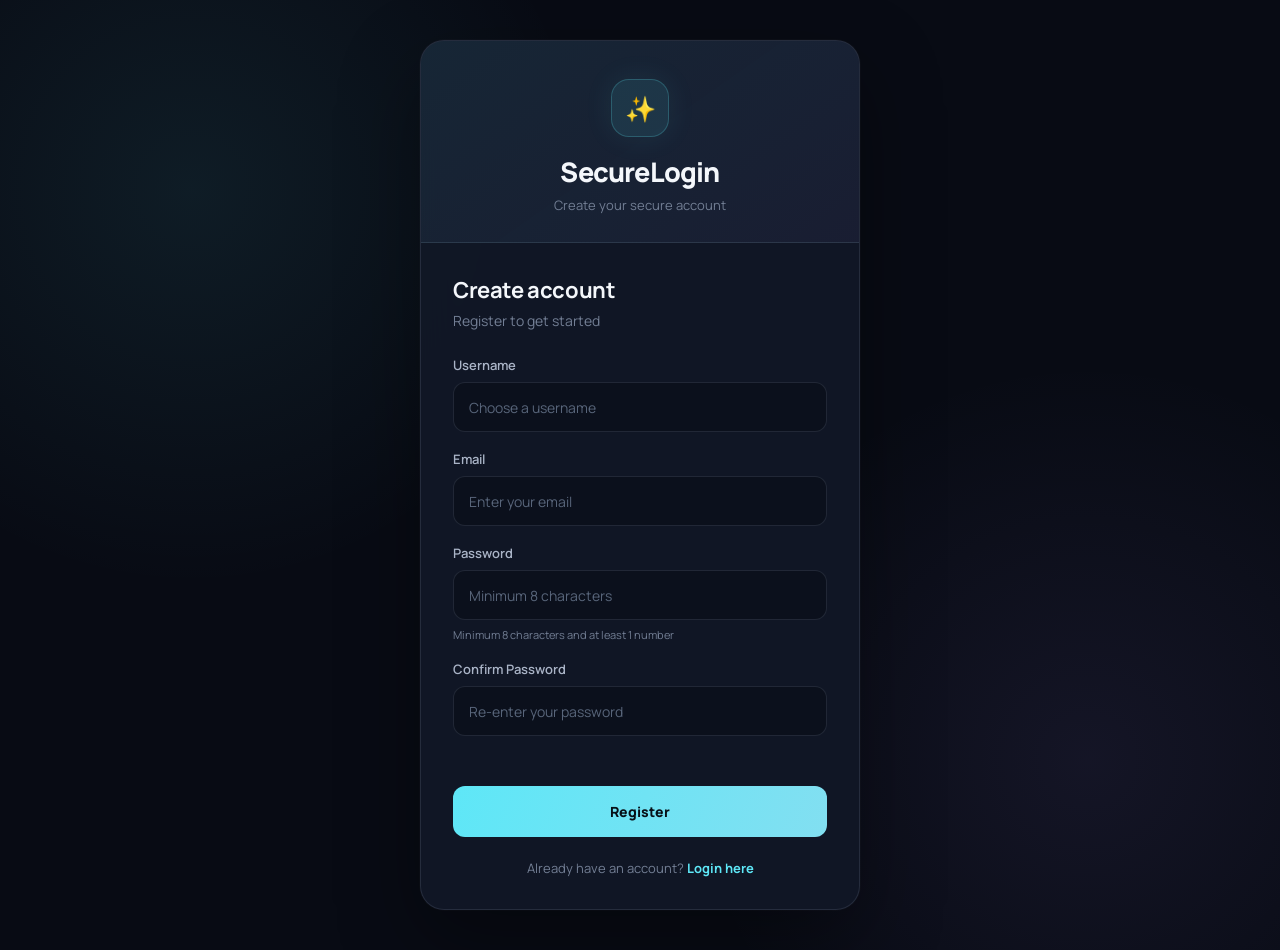
<file: WebDev-L2-Login-Authentication/register.html>
<!DOCTYPE html>
<html lang="en">
<head>
    <meta charset="UTF-8">
    <meta name="viewport" content="width=device-width, initial-scale=1.0">
    <title>SecureLogin | Register</title>
    <link rel="stylesheet" href="style.css">
</head>

<body>

    <main class="auth-page">

        <section class="auth-card">

            <div class="brand">
                <div class="brand-icon">✨</div>
                <h1>SecureLogin</h1>
                <p>Create your secure account</p>
            </div>

            <div class="form-section">

                <h2>Create account</h2>
                <p class="form-subtitle">
                    Register to get started
                </p>

                <form id="registerForm">

                    <div class="input-group">
                        <label for="registerUsername">
                            Username
                        </label>

                        <input
                            type="text"
                            id="registerUsername"
                            placeholder="Choose a username"
                            autocomplete="username"
                        >
                    </div>

                    <div class="input-group">
                        <label for="registerEmail">
                            Email
                        </label>

                        <input
                            type="email"
                            id="registerEmail"
                            placeholder="Enter your email"
                            autocomplete="email"
                        >
                    </div>

                    <div class="input-group">
                        <label for="registerPassword">
                            Password
                        </label>

                        <input
                            type="password"
                            id="registerPassword"
                            placeholder="Minimum 8 characters"
                            autocomplete="new-password"
                        >

                        <small class="password-hint">
                            Minimum 8 characters and at least 1 number
                        </small>
                    </div>

                    <div class="input-group">
                        <label for="confirmPassword">
                            Confirm Password
                        </label>

                        <input
                            type="password"
                            id="confirmPassword"
                            placeholder="Re-enter your password"
                            autocomplete="new-password"
                        >
                    </div>

                    <p id="registerMessage" class="message"></p>

                    <button type="submit" class="primary-btn">
                        Register
                    </button>

                </form>

                <p class="switch-text">
                    Already have an account?
                    <a href="index.html">Login here</a>
                </p>

            </div>

        </section>

    </main>

    <script src="script.js"></script>
</body>
</html>
</file>
<file: WebDev-L1-LandingPage/style.css>
/* ------------------------------
   General Styles
------------------------------ */

* {
    margin: 0;
    padding: 0;
    box-sizing: border-box;
}

html {
    scroll-behavior: smooth;
}

body {
    font-family: Arial, sans-serif;
    color: #25324a;
    background-color: #ffffff;
    line-height: 1.6;
}

a {
    text-decoration: none;
}


/* ------------------------------
   Navigation
------------------------------ */

.navbar {
    position: sticky;
    top: 0;
    z-index: 1000;

    width: 100%;

    display: flex;
    justify-content: space-between;
    align-items: center;

    padding: 20px 8%;

    background-color: #ffffff;
    border-bottom: 1px solid #e8edf5;
}

.logo {
    font-size: 24px;
    font-weight: 700;
    color: #5267d9;
}

nav {
    display: flex;
    gap: 28px;
}

nav a {
    color: #526079;
    font-size: 15px;
    font-weight: 500;

    transition: color 0.3s ease;
}

nav a:hover {
    color: #5267d9;
}


/* ------------------------------
   Hero Section
------------------------------ */

.hero {
    min-height: 650px;

    display: flex;
    align-items: center;

    padding: 80px 8%;

    background: linear-gradient(
        135deg,
        #f5f7ff,
        #eef3ff
    );
}

.hero-content {
    max-width: 700px;
}

.small-heading {
    margin-bottom: 14px;

    color: #5267d9;

    font-size: 13px;
    font-weight: 700;

    letter-spacing: 2px;
}

.hero h1 {
    max-width: 680px;

    margin-bottom: 24px;

    color: #202b45;

    font-size: 58px;
    line-height: 1.1;
}

.hero-text {
    max-width: 590px;

    margin-bottom: 32px;

    color: #64708a;

    font-size: 18px;
}

.cta-button {
    display: inline-block;

    padding: 14px 26px;

    background-color: #5267d9;
    color: #ffffff;

    border-radius: 8px;

    font-size: 15px;
    font-weight: 600;

    transition: transform 0.3s ease,
                background-color 0.3s ease;
}

.cta-button:hover {
    background-color: #4156c7;
    transform: translateY(-2px);
}


/* ------------------------------
   Common Section Heading
------------------------------ */

.section-heading {
    max-width: 650px;

    margin: 0 auto 50px;

    text-align: center;
}

.section-heading h2 {
    margin-bottom: 14px;

    color: #202b45;

    font-size: 38px;
}

.section-heading > p:last-child {
    color: #68748c;

    font-size: 16px;
}


/* ------------------------------
   Features
------------------------------ */

.features-section {
    padding: 100px 8%;
}

.feature-container {
    display: grid;

    grid-template-columns: repeat(3, 1fr);

    gap: 25px;

    max-width: 1100px;

    margin: auto;
}

.feature-card {
    padding: 35px;

    background-color: #ffffff;

    border: 1px solid #e5e9f2;

    border-radius: 16px;

    box-shadow: 0 12px 35px rgba(56, 72, 110, 0.08);
}

.icon {
    width: 48px;
    height: 48px;

    display: flex;
    align-items: center;
    justify-content: center;

    margin-bottom: 22px;

    border-radius: 12px;

    background-color: #eef1ff;

    color: #5267d9;

    font-size: 22px;
}

.feature-card h3 {
    margin-bottom: 12px;

    color: #27334d;

    font-size: 21px;
}

.feature-card p {
    color: #6b768c;

    font-size: 15px;
}


/* ------------------------------
   About
------------------------------ */

.about-section {
    padding: 100px 8%;

    background-color: #f7f8fc;
}

.about-content {
    max-width: 800px;

    margin: auto;

    text-align: center;
}

.about-content h2 {
    margin-bottom: 20px;

    color: #202b45;

    font-size: 42px;
    line-height: 1.2;
}

.about-content > p:not(.small-heading) {
    margin-bottom: 24px;

    color: #68748c;

    font-size: 17px;
}

.text-link {
    color: #5267d9;

    font-size: 15px;
    font-weight: 700;
}


/* ------------------------------
   Testimonials
------------------------------ */

.testimonial-section {
    padding: 100px 8%;
}

.testimonial-card {
    max-width: 800px;

    margin: auto;
    padding: 40px;

    text-align: center;

    background-color: #eef1ff;

    border-radius: 16px;
}

.quote {
    margin-bottom: 18px;

    color: #34405d;

    font-size: 20px;
    font-style: italic;
}

.person {
    color: #5267d9;

    font-size: 14px;
    font-weight: 600;
}


/* ------------------------------
   Footer
------------------------------ */

footer {
    padding: 50px 8% 25px;

    background-color: #202b45;

    color: #ffffff;
}

.footer-content {
    display: flex;
    justify-content: space-between;
    align-items: center;

    max-width: 1100px;

    margin: auto;
}

.footer-content h3 {
    margin-bottom: 5px;

    font-size: 22px;
}

.footer-content p {
    color: #c5cce0;

    font-size: 14px;
}

.footer-links {
    display: flex;

    gap: 22px;
}

.footer-links a {
    color: #d8deef;

    font-size: 14px;
}

.footer-links a:hover {
    color: #ffffff;
}

.copyright {
    max-width: 1100px;

    margin: 35px auto 0;
    padding-top: 20px;

    border-top: 1px solid #3b4660;

    text-align: center;

    color: #aeb7cc !important;

    font-size: 13px !important;
}


/* ------------------------------
   Responsive Design
------------------------------ */

@media (max-width: 800px) {

    .navbar {
        padding: 18px 6%;
    }

    nav {
        gap: 14px;
    }

    nav a {
        font-size: 13px;
    }

    .hero {
        min-height: 580px;

        padding: 70px 6%;
    }

    .hero h1 {
        font-size: 43px;
    }

    .hero-text {
        font-size: 16px;
    }

    .features-section,
    .about-section,
    .testimonial-section {
        padding: 75px 6%;
    }

    .feature-container {
        grid-template-columns: 1fr;
    }

    .about-content h2 {
        font-size: 34px;
    }

    .footer-content {
        flex-direction: column;

        gap: 25px;

        text-align: center;
    }

    .footer-links {
        flex-wrap: wrap;

        justify-content: center;
    }
}


@media (max-width: 500px) {

    .navbar {
        flex-direction: column;

        gap: 12px;
    }

    nav {
        gap: 12px;
        flex-wrap: wrap;
        justify-content: center;
    }

    .hero {
        min-height: 550px;

        text-align: center;
    }

    .hero h1 {
        font-size: 36px;
    }

    .hero-text {
        font-size: 15px;
    }

    .section-heading h2 {
        font-size: 31px;
    }

    .about-content h2 {
        font-size: 30px;
    }

    .testimonial-card {
        padding: 28px 20px;
    }

    .quote {
        font-size: 17px;
    }
}
</file>
<file: WebDev-L1-Portfolio/style.css>
@import url('https://fonts.googleapis.com/css2?family=DM+Sans:wght@400;500;600;700&family=Playfair+Display:wght@600;700&display=swap');

:root {
  --ivory: #FBF8F3;
  --white: #FFFFFF;
  --plum: #2D2633;
  --muted-plum: #6D6470;
  --terracotta: #C96B5B;
  --terracotta-dark: #A95548;
  --sage: #7C9A92;
  --mustard: #D6A84F;
  --lavender: #B9A7D8;
  --soft-peach: #F3DDD5;
  --soft-sage: #E2EBE7;
  --soft-lavender: #E9E2F2;
  --border: #E8DFD5;
}

/* ---------- RESET ---------- */

* {
  margin: 0;
  padding: 0;
  box-sizing: border-box;
}

html {
  scroll-behavior: smooth;
}

body {
  font-family: "DM Sans", sans-serif;
  background: var(--ivory);
  color: var(--plum);
  line-height: 1.6;
}

a {
  text-decoration: none;
  color: inherit;
}

section {
  scroll-margin-top: 85px;
}


/* ---------- NAVBAR ---------- */

.navbar {
  position: sticky;
  top: 0;
  z-index: 1000;

  display: flex;
  align-items: center;
  justify-content: space-between;

  padding: 20px 8%;

  background: rgba(251, 248, 243, 0.94);
  backdrop-filter: blur(14px);

  border-bottom: 1px solid var(--border);
}

.logo {
  font-family: "Playfair Display", serif;
  font-size: 30px;
  font-weight: 700;
  color: var(--plum);
}

.logo span,
.footer-logo span {
  color: var(--terracotta);
}

.nav-links {
  display: flex;
  gap: 32px;
  list-style: none;
}

.nav-links a {
  position: relative;

  color: var(--muted-plum);
  font-size: 14px;
  font-weight: 600;

  transition: 0.3s ease;
}

.nav-links a::after {
  content: "";

  position: absolute;
  left: 0;
  bottom: -7px;

  width: 0;
  height: 2px;

  background: var(--terracotta);

  transition: 0.3s ease;
}

.nav-links a:hover {
  color: var(--terracotta);
}

.nav-links a:hover::after {
  width: 100%;
}


/* ---------- HERO ---------- */

.hero {
  min-height: calc(100vh - 75px);

  display: grid;
  grid-template-columns: 1.15fr 0.85fr;
  align-items: center;

  gap: 70px;

  padding: 90px 10%;

  position: relative;
  overflow: hidden;
}

.hero::before {
  content: "";

  position: absolute;
  width: 380px;
  height: 380px;

  right: -130px;
  top: -130px;

  border-radius: 50%;

  background: var(--soft-lavender);

  z-index: -1;
}

.hero::after {
  content: "";

  position: absolute;
  width: 250px;
  height: 250px;

  left: -110px;
  bottom: -100px;

  border-radius: 50%;

  background: var(--soft-sage);

  z-index: -1;
}

.hero-left {
  max-width: 680px;
}

.small-heading {
  color: var(--terracotta);

  font-size: 13px;
  font-weight: 700;

  letter-spacing: 3px;

  margin-bottom: 15px;
}

.hero h1 {
  font-family: "Playfair Display", serif;

  font-size: clamp(55px, 7vw, 88px);

  line-height: 0.98;

  letter-spacing: -2px;

  margin-bottom: 25px;
}

.hero h1 span {
  display: block;
  color: var(--terracotta);
}

.hero h2 {
  font-size: 20px;
  font-weight: 600;

  color: var(--sage);

  margin-bottom: 20px;
}

.hero-description {
  max-width: 590px;

  color: var(--muted-plum);

  font-size: 17px;

  margin-bottom: 35px;
}

.hero-buttons {
  display: flex;
  gap: 14px;
  flex-wrap: wrap;
}

.btn {
  display: inline-flex;
  align-items: center;
  justify-content: center;

  padding: 13px 24px;

  border-radius: 30px;

  font-size: 14px;
  font-weight: 700;

  transition: 0.3s ease;
}

.primary-btn {
  background: var(--terracotta);
  color: white;
  box-shadow: 0 8px 20px rgba(201, 107, 91, 0.2);
}

.primary-btn:hover {
  background: var(--terracotta-dark);
  transform: translateY(-3px);
}

.outline-btn {
  border: 1px solid var(--sage);
  color: var(--sage);
  background: transparent;
}

.outline-btn:hover {
  background: var(--sage);
  color: white;
  transform: translateY(-3px);
}


/* ---------- HERO VISUAL ---------- */

.hero-right {
  display: flex;
  justify-content: center;
}

.profile-shape {
  width: 360px;
  height: 420px;

  position: relative;

  background: var(--soft-peach);

  border-radius: 48% 48% 18% 18%;

  display: flex;
  justify-content: center;
  align-items: center;

  transform: rotate(3deg);
}

.profile-shape::before {
  content: "";

  position: absolute;

  width: 290px;
  height: 290px;

  border-radius: 50%;

  border: 2px dashed var(--mustard);

  transform: rotate(-3deg);
}

.profile-circle {
  width: 210px;
  height: 210px;

  border-radius: 50%;

  background: var(--lavender);

  display: flex;
  justify-content: center;
  align-items: center;

  transform: rotate(-3deg);

  box-shadow: 0 20px 50px rgba(45, 38, 51, 0.12);
}

.profile-circle span {
  font-family: "Playfair Display", serif;

  font-size: 65px;
  font-weight: 700;

  color: var(--plum);
}

.floating-card {
  position: absolute;

  padding: 13px 17px;

  background: var(--white);

  border: 1px solid var(--border);

  border-radius: 14px;

  box-shadow: 0 12px 30px rgba(45, 38, 51, 0.1);

  transform: rotate(-3deg);
}

.floating-card strong {
  display: block;

  font-size: 15px;

  color: var(--plum);
}

.floating-card small {
  color: var(--muted-plum);
  font-size: 11px;
}

.card-one {
  top: 45px;
  left: -25px;
}

.card-two {
  bottom: 45px;
  right: -30px;
}


/* ---------- GENERAL SECTIONS ---------- */

.section {
  padding: 105px 10%;
}

.section-label {
  color: var(--terracotta);

  font-size: 12px;
  font-weight: 700;

  letter-spacing: 2.5px;

  margin-bottom: 45px;
}

.section-heading {
  max-width: 650px;

  margin-bottom: 45px;
}

.section-heading h2 {
  font-family: "Playfair Display", serif;

  font-size: 48px;

  line-height: 1.1;

  margin-bottom: 12px;
}

.section-heading p {
  color: var(--muted-plum);
}


/* ---------- ABOUT ---------- */

.about {
  background: var(--white);
}

.about-layout {
  display: grid;

  grid-template-columns: 0.9fr 1.1fr;

  gap: 90px;

  align-items: start;
}

.about-title h2 {
  font-family: "Playfair Display", serif;

  font-size: 50px;

  line-height: 1.1;
}

.about-title h2 span {
  color: var(--sage);
}

.about-text {
  max-width: 650px;

  color: var(--muted-plum);

  font-size: 17px;
}

.about-text p {
  margin-bottom: 25px;
}


/* ---------- SKILLS ---------- */

.skills {
  background: var(--ivory);
}

.skills-container {
  display: grid;

  grid-template-columns: repeat(4, 1fr);

  gap: 18px;
}

.skill-box {
  min-height: 170px;

  padding: 25px;

  background: var(--white);

  border: 1px solid var(--border);

  border-radius: 18px;

  transition: 0.3s ease;
}

.skill-box:nth-child(1),
.skill-box:nth-child(5) {
  border-top: 4px solid var(--terracotta);
}

.skill-box:nth-child(2),
.skill-box:nth-child(6) {
  border-top: 4px solid var(--sage);
}

.skill-box:nth-child(3),
.skill-box:nth-child(7) {
  border-top: 4px solid var(--mustard);
}

.skill-box:nth-child(4),
.skill-box:nth-child(8) {
  border-top: 4px solid var(--lavender);
}

.skill-box:hover {
  transform: translateY(-7px);
  box-shadow: 0 15px 35px rgba(45, 38, 51, 0.08);
}

.skill-number {
  display: block;

  color: var(--muted-plum);

  font-size: 11px;
  font-weight: 700;

  margin-bottom: 18px;
}

.skill-box h3 {
  font-size: 19px;

  margin-bottom: 8px;
}

.skill-box p {
  color: var(--muted-plum);

  font-size: 13px;
}


/* ---------- PROJECTS ---------- */

.projects {
  background: var(--white);
}

.projects-container {
  display: grid;

  grid-template-columns: repeat(3, 1fr);

  gap: 24px;
}

.project-card {
  position: relative;

  min-height: 330px;

  padding: 30px;

  border-radius: 22px;

  background: var(--ivory);

  border: 1px solid var(--border);

  overflow: hidden;

  transition: 0.35s ease;
}

.project-card::after {
  content: "";

  position: absolute;

  width: 120px;
  height: 120px;

  right: -55px;
  bottom: -55px;

  border-radius: 50%;

  background: var(--soft-peach);

  transition: 0.35s ease;
}

.project-card:nth-child(2)::after {
  background: var(--soft-sage);
}

.project-card:nth-child(3)::after {
  background: var(--soft-lavender);
}

.project-card:hover {
  transform: translateY(-8px);

  box-shadow: 0 20px 40px rgba(45, 38, 51, 0.1);
}

.project-card:hover::after {
  transform: scale(1.4);
}

.project-top {
  display: flex;

  justify-content: space-between;
  align-items: center;

  margin-bottom: 35px;
}

.project-number {
  font-family: "Playfair Display", serif;

  font-size: 25px;

  color: var(--terracotta);
}

.project-type {
  font-size: 11px;
  font-weight: 700;

  letter-spacing: 1px;

  color: var(--sage);

  text-transform: uppercase;
}

.project-card h3 {
  position: relative;
  z-index: 2;

  font-family: "Playfair Display", serif;

  font-size: 30px;

  margin-bottom: 15px;
}

.project-card p {
  position: relative;
  z-index: 2;

  color: var(--muted-plum);

  font-size: 14px;

  margin-bottom: 25px;
}

.project-tags {
  position: relative;
  z-index: 2;

  display: flex;

  gap: 8px;

  flex-wrap: wrap;
}

.project-tags span {
  padding: 6px 11px;

  border-radius: 20px;

  background: var(--white);

  border: 1px solid var(--border);

  color: var(--muted-plum);

  font-size: 11px;
  font-weight: 600;
}


/* ---------- CONTACT ---------- */

.contact {
  background: var(--plum);

  color: white;

  text-align: center;
}

.contact .section-label {
  color: var(--mustard);
}

.contact-content {
  max-width: 850px;

  margin: auto;
}

.contact-small {
  color: var(--lavender);

  font-size: 12px;
  font-weight: 700;

  letter-spacing: 2px;

  margin-bottom: 20px;
}

.contact h2 {
  font-family: "Playfair Display", serif;

  font-size: clamp(42px, 6vw, 70px);

  line-height: 1.05;

  margin-bottom: 25px;
}

.contact h2 span {
  color: var(--mustard);
}

.contact-description {
  max-width: 570px;

  margin: 0 auto 45px;

  color: #CFC7D1;

  font-size: 16px;
}

.contact-details {
  display: grid;

  grid-template-columns: repeat(2, 1fr);

  gap: 15px;

  text-align: left;
}

.contact-details a {
  display: flex;

  flex-direction: column;

  gap: 5px;

  padding: 20px;

  border: 1px solid #514856;

  border-radius: 14px;

  transition: 0.3s ease;
}

.contact-details a:hover {
  border-color: var(--mustard);

  transform: translateY(-3px);
}

.contact-details span {
  color: var(--mustard);

  font-size: 11px;

  font-weight: 700;

  letter-spacing: 1.5px;

  text-transform: uppercase;
}

.contact-details a {
  color: #F7F3F7;

  font-size: 14px;
}


/* ---------- FOOTER ---------- */

footer {
  background: #211C25;

  color: #BDB5C0;

  padding: 30px 8%;

  text-align: center;
}

.footer-logo {
  font-family: "Playfair Display", serif;

  font-size: 25px;

  color: white;

  margin-bottom: 7px;
}

footer p {
  font-size: 12px;
}

.copyright {
  margin-top: 12px;

  color: #827987;
}


/* ---------- TABLET ---------- */

@media (max-width: 950px) {

  .hero {
    grid-template-columns: 1fr;

    text-align: center;

    padding-top: 70px;
  }

  .hero-left {
    margin: auto;
  }

  .hero-description {
    margin-left: auto;
    margin-right: auto;
  }

  .hero-buttons {
    justify-content: center;
  }

  .hero-right {
    margin-top: 20px;
  }

  .about-layout {
    grid-template-columns: 1fr;

    gap: 35px;
  }

  .skills-container {
    grid-template-columns: repeat(2, 1fr);
  }

  .projects-container {
    grid-template-columns: 1fr;
  }

}


/* ---------- MOBILE ---------- */

@media (max-width: 650px) {

  .navbar {
    padding: 17px 5%;

    flex-direction: column;

    gap: 14px;
  }

  .nav-links {
    gap: 15px;

    flex-wrap: wrap;

    justify-content: center;
  }

  .nav-links a {
    font-size: 12px;
  }

  .hero {
    padding: 65px 6%;

    min-height: auto;
  }

  .hero h1 {
    font-size: 53px;
  }

  .hero h2 {
    font-size: 17px;
  }

  .hero-description {
    font-size: 15px;
  }

  .profile-shape {
    width: 285px;
    height: 335px;
  }

  .profile-circle {
    width: 165px;
    height: 165px;
  }

  .profile-circle span {
    font-size: 50px;
  }

  .card-one {
    left: -10px;
  }

  .card-two {
    right: -10px;
  }

  .section {
    padding: 75px 6%;
  }

  .section-heading h2,
  .about-title h2 {
    font-size: 38px;
  }

  .skills-container {
    grid-template-columns: 1fr;
  }

  .contact-details {
    grid-template-columns: 1fr;
  }

  .contact h2 {
    font-size: 43px;
  }

}
</file>
<file: WebDev-L1-Temperature-Converter/style.css>
@import url('https://fonts.googleapis.com/css2?family=DM+Sans:wght@400;500;600;700&family=Playfair+Display:wght@600;700&display=swap');

:root {
    --background: #f7f4ef;
    --card: #ffffff;
    --text: #29252b;
    --muted: #746d75;
    --terracotta: #c96b5b;
    --terracotta-dark: #a95548;
    --sage: #78958d;
    --soft-sage: #e5eeeb;
    --soft-peach: #f5e0da;
    --border: #e8dfd6;
}

* {
    margin: 0;
    padding: 0;
    box-sizing: border-box;
}

html {
    scroll-behavior: smooth;
}

body {
    font-family: 'DM Sans', sans-serif;
    background: var(--background);
    color: var(--text);
    min-height: 100vh;
}

.converter-container {
    min-height: 100vh;
    display: flex;
    flex-direction: column;
    justify-content: center;
    align-items: center;
    padding: 50px 20px 25px;
}

.converter-card {
    width: 100%;
    max-width: 720px;
    background: var(--card);
    border: 1px solid var(--border);
    border-radius: 28px;
    padding: 48px;
    box-shadow: 0 20px 55px rgba(55, 43, 35, 0.09);
}

.heading {
    text-align: center;
    margin-bottom: 38px;
}

.tag {
    display: inline-block;
    font-size: 11px;
    font-weight: 700;
    letter-spacing: 2px;
    color: var(--terracotta-dark);
    background: var(--soft-peach);
    padding: 8px 14px;
    border-radius: 30px;
    margin-bottom: 17px;
}

.heading h1 {
    font-family: 'Playfair Display', serif;
    font-size: 42px;
    line-height: 1.15;
    margin-bottom: 12px;
}

.heading p:last-child {
    max-width: 500px;
    margin: auto;
    color: var(--muted);
    font-size: 15px;
    line-height: 1.7;
}

.converter-form {
    background: #fbfaf8;
    border: 1px solid var(--border);
    border-radius: 20px;
    padding: 25px;
}

.converter-form label {
    display: block;
    font-size: 14px;
    font-weight: 700;
    margin-bottom: 9px;
}

.converter-form input,
.converter-form select {
    width: 100%;
    height: 52px;
    border: 1px solid var(--border);
    border-radius: 12px;
    background: white;
    padding: 0 15px;
    font-family: inherit;
    font-size: 15px;
    color: var(--text);
    outline: none;
    margin-bottom: 20px;
    transition: 0.2s ease;
}

.converter-form input:focus,
.converter-form select:focus {
    border-color: var(--sage);
    box-shadow: 0 0 0 4px rgba(120, 149, 141, 0.12);
}

.converter-form input::placeholder {
    color: #aaa2a8;
}

#convertBtn {
    width: 100%;
    height: 52px;
    border: none;
    border-radius: 12px;
    background: var(--terracotta);
    color: white;
    font-family: inherit;
    font-size: 15px;
    font-weight: 700;
    cursor: pointer;
    transition: 0.25s ease;
}

#convertBtn:hover {
    background: var(--terracotta-dark);
    transform: translateY(-2px);
    box-shadow: 0 8px 20px rgba(169, 85, 72, 0.2);
}

.error-message {
    min-height: 22px;
    margin-top: 14px;
    color: #b34e42;
    font-size: 13px;
    font-weight: 600;
    text-align: center;
}

.results {
    margin-top: 35px;
}

.results h2 {
    font-family: 'Playfair Display', serif;
    font-size: 25px;
    margin-bottom: 18px;
}

.result-grid {
    display: grid;
    grid-template-columns: repeat(3, 1fr);
    gap: 14px;
}

.result-box {
    min-height: 125px;
    padding: 20px 15px;
    border-radius: 18px;
    display: flex;
    flex-direction: column;
    justify-content: space-between;
    border: 1px solid var(--border);
}

.result-box:nth-child(1) {
    background: var(--soft-peach);
}

.result-box:nth-child(2) {
    background: #f0e9f5;
}

.result-box:nth-child(3) {
    background: var(--soft-sage);
}

.result-box span {
    font-size: 13px;
    font-weight: 700;
    color: var(--muted);
}

.result-box strong {
    font-size: 23px;
    font-weight: 700;
    word-break: break-word;
}

footer {
    margin-top: 25px;
    text-align: center;
    color: #8b8389;
    font-size: 12px;
}

@media (max-width: 600px) {

    .converter-container {
        padding: 25px 14px;
    }

    .converter-card {
        padding: 30px 20px;
        border-radius: 22px;
    }

    .heading h1 {
        font-size: 32px;
    }

    .heading p:last-child {
        font-size: 14px;
    }

    .converter-form {
        padding: 18px;
    }

    .result-grid {
        grid-template-columns: 1fr;
    }

    .result-box {
        min-height: 100px;
    }
}
</file>
<file: WebDev-L2-Calculator/style.css>
* {
    margin: 0;
    padding: 0;
    box-sizing: border-box;
}

body {
    min-height: 100vh;
    display: flex;
    justify-content: center;
    align-items: center;
    padding: 20px;
    font-family: Arial, sans-serif;
    background: #191919;
}

.calculator {
    width: 100%;
    max-width: 360px;
    padding: 20px;
    border-radius: 26px;
    background: #252525;
    box-shadow: 0 22px 55px rgba(0, 0, 0, 0.45);
}

.calculator-header {
    display: flex;
    justify-content: space-between;
    align-items: center;
    margin-bottom: 16px;
    font-size: 18px;
    font-weight: 700;
    color: #f4f0e8;
}

.brand {
    font-size: 11px;
    letter-spacing: 1.5px;
    color: #d9a441;
}

.display {
    min-height: 115px;
    display: flex;
    flex-direction: column;
    justify-content: flex-end;
    align-items: flex-end;
    padding: 20px;
    margin-bottom: 16px;
    border-radius: 18px;
    background: #171717;
    border: 1px solid #333333;
    overflow: hidden;
}

#previous-display {
    min-height: 22px;
    margin-bottom: 6px;
    font-size: 15px;
    color: #999999;
}

#current-display {
    width: 100%;
    text-align: right;
    font-size: 34px;
    font-weight: 700;
    color: #f7f3ea;
    overflow-x: auto;
    white-space: nowrap;
}

.buttons {
    display: grid;
    grid-template-columns: repeat(4, 1fr);
    gap: 10px;
}

button {
    min-height: 62px;
    border: 1px solid #3b3b3b;
    border-radius: 15px;
    background: #333333;
    color: #f5f1e8;
    font-size: 20px;
    font-weight: 600;
    cursor: pointer;
    transition: transform 0.15s ease, background 0.15s ease;
}

button:hover {
    background: #414141;
}

button:active {
    transform: scale(0.95);
}

button.function {
    background: #3a352c;
    color: #e2bd70;
}

button.function:hover {
    background: #474033;
}

button.operator {
    background: #4a3820;
    color: #e5b65a;
}

button.operator:hover {
    background: #5a4426;
}

button.equals {
    grid-row: span 2;
    background: #d29a2e;
    border-color: #d29a2e;
    color: #171717;
}

button.equals:hover {
    background: #e1ab3d;
}

button.zero {
    grid-column: span 2;
}

@media (max-width: 400px) {
    .calculator {
        padding: 16px;
    }

    button {
        min-height: 56px;
    }

    #current-display {
        font-size: 30px;
    }
}
</file>
<file: WebDev-L2-Login-Authentication/style.css>
@import url('https://fonts.googleapis.com/css2?family=Manrope:wght@400;500;600;700;800&family=Space+Mono:wght@400;700&display=swap');

/* ================================
   GLOBAL
================================ */

* {
    margin: 0;
    padding: 0;
    box-sizing: border-box;
}

:root {
    --bg: #080b14;
    --bg-soft: #0d1220;
    --card: #111827;
    --card-light: #151e30;

    --cyan: #5ee7f7;
    --cyan-dark: #28b8d0;
    --lavender: #a78bfa;

    --text: #f4f7fb;
    --text-soft: #aab4c7;
    --text-muted: #727e94;

    --border: rgba(148, 163, 184, 0.16);
    --border-focus: rgba(94, 231, 247, 0.55);

    --success: #5ee7a1;
    --danger: #ff7189;

    --shadow: rgba(0, 0, 0, 0.35);
}

html {
    scroll-behavior: smooth;
}

body {
    min-height: 100vh;
    font-family: "Manrope", sans-serif;
    background:
        radial-gradient(
            circle at 15% 20%,
            rgba(94, 231, 247, 0.08),
            transparent 30%
        ),
        radial-gradient(
            circle at 85% 80%,
            rgba(167, 139, 250, 0.08),
            transparent 30%
        ),
        var(--bg);
    color: var(--text);
}

/* ================================
   AUTH PAGE
================================ */

.auth-page {
    min-height: 100vh;
    display: flex;
    justify-content: center;
    align-items: center;
    padding: 40px 20px;
}

.auth-card {
    width: min(440px, 100%);
    background: rgba(17, 24, 39, 0.94);
    border: 1px solid var(--border);
    border-radius: 24px;
    overflow: hidden;
    box-shadow:
        0 30px 80px var(--shadow),
        0 0 0 1px rgba(255, 255, 255, 0.02);
    backdrop-filter: blur(18px);
}

/* ================================
   BRAND
================================ */

.brand {
    text-align: center;
    padding: 38px 30px 28px;
    background:
        linear-gradient(
            145deg,
            rgba(94, 231, 247, 0.08),
            rgba(167, 139, 250, 0.06)
        );
    border-bottom: 1px solid var(--border);
}

.brand-icon {
    width: 58px;
    height: 58px;
    margin: 0 auto 16px;
    display: flex;
    align-items: center;
    justify-content: center;
    border-radius: 18px;
    background: rgba(94, 231, 247, 0.1);
    border: 1px solid rgba(94, 231, 247, 0.22);
    font-size: 25px;
    box-shadow: 0 0 30px rgba(94, 231, 247, 0.08);
}

.brand h1 {
    font-size: 27px;
    font-weight: 800;
    letter-spacing: -0.8px;
}

.brand p {
    margin-top: 6px;
    color: var(--text-muted);
    font-size: 13px;
}

/* ================================
   FORM
================================ */

.form-section {
    padding: 32px;
}

.form-section h2 {
    font-size: 22px;
    font-weight: 700;
    letter-spacing: -0.4px;
}

.form-subtitle {
    margin-top: 6px;
    margin-bottom: 26px;
    color: var(--text-muted);
    font-size: 14px;
}

.input-group {
    margin-bottom: 18px;
}

.input-group label {
    display: block;
    margin-bottom: 8px;
    color: var(--text-soft);
    font-size: 13px;
    font-weight: 600;
}

.input-group input {
    width: 100%;
    height: 50px;
    padding: 0 15px;
    border: 1px solid var(--border);
    border-radius: 12px;
    outline: none;

    background: #0b101c;
    color: var(--text);

    font-family: "Manrope", sans-serif;
    font-size: 14px;

    transition:
        border-color 0.2s ease,
        box-shadow 0.2s ease,
        background 0.2s ease;
}

.input-group input::placeholder {
    color: #58657a;
}

.input-group input:focus {
    border-color: var(--border-focus);
    background: #0d1422;
    box-shadow: 0 0 0 4px rgba(94, 231, 247, 0.07);
}

.password-hint {
    display: block;
    margin-top: 7px;
    color: var(--text-muted);
    font-size: 11px;
}

/* ================================
   BUTTON
================================ */

.primary-btn {
    width: 100%;
    height: 51px;
    border: none;
    border-radius: 12px;

    background: linear-gradient(
        110deg,
        var(--cyan),
        #82dff1
    );

    color: #071017;

    font-family: "Manrope", sans-serif;
    font-size: 14px;
    font-weight: 800;

    cursor: pointer;

    transition:
        transform 0.2s ease,
        box-shadow 0.2s ease,
        filter 0.2s ease;
}

.primary-btn:hover {
    transform: translateY(-2px);
    box-shadow: 0 12px 28px rgba(94, 231, 247, 0.18);
    filter: brightness(1.05);
}

.primary-btn:active {
    transform: translateY(0);
}

/* ================================
   MESSAGES
================================ */

.message {
    min-height: 20px;
    margin: 4px 0 12px;
    font-size: 12px;
    line-height: 1.5;
}

.message.error {
    color: var(--danger);
}

.message.success {
    color: var(--success);
}

/* ================================
   SWITCH LINK
================================ */

.switch-text {
    margin-top: 22px;
    text-align: center;
    color: var(--text-muted);
    font-size: 13px;
}

.switch-text a {
    color: var(--cyan);
    font-weight: 700;
    text-decoration: none;
}

.switch-text a:hover {
    text-decoration: underline;
}

/* ================================
   DASHBOARD
================================ */

.dashboard-page {
    min-height: 100vh;
}

/* ================================
   NAVIGATION
================================ */

.dashboard-nav {
    height: 72px;
    padding: 0 7%;
    display: flex;
    align-items: center;
    justify-content: space-between;

    background: rgba(8, 11, 20, 0.88);
    border-bottom: 1px solid var(--border);

    backdrop-filter: blur(16px);
}

.nav-brand {
    display: flex;
    align-items: center;
    gap: 10px;

    font-size: 16px;
    font-weight: 800;
}

.nav-icon {
    font-size: 18px;
}

.logout-btn {
    padding: 9px 17px;

    border: 1px solid rgba(255, 113, 137, 0.25);
    border-radius: 9px;

    background: rgba(255, 113, 137, 0.07);
    color: #ff91a4;

    font-family: "Manrope", sans-serif;
    font-size: 12px;
    font-weight: 700;

    cursor: pointer;

    transition: 0.2s ease;
}

.logout-btn:hover {
    background: rgba(255, 113, 137, 0.13);
    border-color: rgba(255, 113, 137, 0.4);
}

/* ================================
   DASHBOARD CONTENT
================================ */

.dashboard-content {
    width: min(1050px, 90%);
    margin: 0 auto;
    padding: 70px 0;
}

.welcome-card {
    position: relative;
    overflow: hidden;

    padding: 50px;

    border: 1px solid var(--border);
    border-radius: 24px;

    background:
        linear-gradient(
            135deg,
            rgba(94, 231, 247, 0.07),
            rgba(167, 139, 250, 0.07)
        ),
        var(--card);

    box-shadow: 0 25px 70px rgba(0, 0, 0, 0.2);
}

.welcome-card::after {
    content: "";
    position: absolute;
    width: 180px;
    height: 180px;
    right: -70px;
    top: -70px;

    border-radius: 50%;

    background: rgba(167, 139, 250, 0.08);
    filter: blur(10px);
}

.welcome-icon {
    width: 48px;
    height: 48px;

    display: flex;
    align-items: center;
    justify-content: center;

    border-radius: 50%;

    background: rgba(94, 231, 161, 0.1);
    border: 1px solid rgba(94, 231, 161, 0.25);

    color: var(--success);
    font-size: 20px;
    font-weight: 800;
}

.eyebrow {
    margin-top: 24px;

    font-family: "Space Mono", monospace;
    color: var(--cyan);

    font-size: 10px;
    letter-spacing: 1.5px;
}

.welcome-card h1 {
    margin-top: 10px;

    font-size: clamp(30px, 5vw, 48px);
    line-height: 1.1;
    letter-spacing: -1.8px;
}

.welcome-card h1 span {
    color: var(--cyan);
}

.welcome-text {
    max-width: 620px;
    margin-top: 16px;

    color: var(--text-soft);
    font-size: 15px;
    line-height: 1.7;
}

/* ================================
   DASHBOARD CARDS
================================ */

.dashboard-grid {
    display: grid;
    grid-template-columns: repeat(3, 1fr);
    gap: 18px;

    margin-top: 20px;
}

.info-card {
    padding: 28px;

    background: var(--card);
    border: 1px solid var(--border);
    border-radius: 18px;

    transition:
        transform 0.2s ease,
        border-color 0.2s ease;
}

.info-card:hover {
    transform: translateY(-4px);
    border-color: rgba(94, 231, 247, 0.25);
}

.card-icon {
    width: 42px;
    height: 42px;

    display: flex;
    align-items: center;
    justify-content: center;

    border-radius: 12px;

    background: rgba(167, 139, 250, 0.08);
    border: 1px solid rgba(167, 139, 250, 0.16);

    font-size: 18px;
}

.info-card h2 {
    margin-top: 20px;
    font-size: 17px;
}

.info-card p {
    margin-top: 9px;

    color: var(--text-muted);
    font-size: 13px;
    line-height: 1.7;
}

/* ================================
   RESPONSIVE
================================ */

@media (max-width: 760px) {

    .dashboard-nav {
        padding: 0 5%;
    }

    .dashboard-content {
        width: 92%;
        padding: 45px 0;
    }

    .welcome-card {
        padding: 32px 25px;
    }

    .dashboard-grid {
        grid-template-columns: 1fr;
    }

}

@media (max-width: 480px) {

    .auth-page {
        padding: 20px 14px;
    }

    .auth-card {
        border-radius: 19px;
    }

    .brand {
        padding: 30px 20px 23px;
    }

    .form-section {
        padding: 25px 20px;
    }

    .brand h1 {
        font-size: 24px;
    }

    .dashboard-nav {
        height: 65px;
    }

    .welcome-card h1 {
        font-size: 32px;
    }

}
</file>
<file: WebDev-L2-To-Do-App/style.css>
@import url('https://fonts.googleapis.com/css2?family=DM+Sans:wght@400;500;600;700&family=Space+Grotesk:wght@500;600;700&display=swap');


/* ==============================
   TaskFlow - Color System
   ============================== */

:root {
    --background: #f7f3ea;
    --surface: #fffdf8;
    --surface-alt: #efe9dc;

    --primary: #e86a4a;
    --primary-dark: #c94f34;
    --primary-soft: #fbe0d7;

    --secondary: #247b78;
    --secondary-soft: #dceeed;

    --text: #243331;
    --muted: #71807c;

    --border: #ddd5c7;

    --success: #3f7d5b;
    --success-soft: #e1eee5;

    --danger: #bd5149;
    --danger-soft: #f7e1de;

    --shadow: 0 18px 45px rgba(55, 48, 35, 0.10);
}


/* ==============================
   Reset
   ============================== */

* {
    margin: 0;
    padding: 0;
    box-sizing: border-box;
}


html {
    scroll-behavior: smooth;
}


body {
    min-height: 100vh;
    background: var(--background);
    color: var(--text);

    font-family: "DM Sans", sans-serif;

    padding: 45px 20px;
}


/* ==============================
   Main App
   ============================== */

.app {
    width: min(1120px, 100%);
    margin: 0 auto;
}


/* ==============================
   Header
   ============================== */

.header {
    text-align: center;
    max-width: 720px;
    margin: 0 auto 38px;
}


.eyebrow {
    display: inline-block;

    color: var(--secondary);

    font-size: 0.78rem;
    font-weight: 700;

    letter-spacing: 0.16em;
    text-transform: uppercase;

    margin-bottom: 12px;
}


.header h1 {
    font-family: "Space Grotesk", sans-serif;

    font-size: clamp(2.7rem, 6vw, 4.5rem);
    line-height: 1;

    letter-spacing: -0.055em;

    margin-bottom: 18px;
}


.subtitle {
    max-width: 600px;
    margin: 0 auto;

    color: var(--muted);

    font-size: 1rem;
    line-height: 1.7;
}


/* ==============================
   Add Task
   ============================== */

.add-task-section {
    max-width: 820px;
    margin: 0 auto 42px;
}


.add-task {
    display: flex;
    gap: 12px;

    background: var(--surface);

    padding: 12px;

    border: 1px solid var(--border);
    border-radius: 18px;

    box-shadow: var(--shadow);
}


#taskInput {
    flex: 1;

    min-width: 0;

    border: none;
    outline: none;

    background: transparent;

    color: var(--text);

    font-family: "DM Sans", sans-serif;
    font-size: 1rem;

    padding: 13px 14px;
}


#taskInput::placeholder {
    color: #9a9d94;
}


.add-button {
    border: none;
    border-radius: 13px;

    background: var(--primary);
    color: white;

    padding: 13px 23px;

    font-family: "DM Sans", sans-serif;
    font-size: 0.95rem;
    font-weight: 700;

    cursor: pointer;

    transition:
        background 0.2s ease,
        transform 0.2s ease;
}


.add-button:hover {
    background: var(--primary-dark);
    transform: translateY(-2px);
}


.add-button:active {
    transform: translateY(0);
}


/* ==============================
   Task Lists
   ============================== */

.task-lists {
    display: grid;

    grid-template-columns: repeat(2, minmax(0, 1fr));

    gap: 24px;
}


.task-section {
    background: var(--surface);

    border: 1px solid var(--border);
    border-radius: 22px;

    padding: 24px;

    box-shadow: var(--shadow);

    min-height: 330px;
}


.completed-section {
    background: #fbfcf7;
}


/* ==============================
   Section Header
   ============================== */

.section-top {
    display: flex;

    align-items: center;
    justify-content: space-between;

    gap: 15px;

    padding-bottom: 18px;

    border-bottom: 1px solid var(--border);

    margin-bottom: 18px;
}


.section-title {
    font-family: "Space Grotesk", sans-serif;

    font-size: 1.15rem;
    font-weight: 700;
}


.task-count {
    display: inline-flex;

    align-items: center;
    justify-content: center;

    padding: 6px 10px;

    border-radius: 999px;

    background: var(--primary-soft);
    color: var(--primary-dark);

    font-size: 0.76rem;
    font-weight: 700;

    white-space: nowrap;
}


.completed-section .task-count {
    background: var(--secondary-soft);
    color: var(--secondary);
}


/* ==============================
   Task List
   ============================== */

.task-list {
    display: flex;

    flex-direction: column;

    gap: 12px;
}


/* ==============================
   Task Card
   ============================== */

.task-item {
    display: grid;

    grid-template-columns: auto 1fr auto;

    align-items: center;

    gap: 13px;

    padding: 15px;

    background: var(--surface);

    border: 1px solid var(--border);
    border-radius: 15px;

    transition:
        transform 0.2s ease,
        box-shadow 0.2s ease,
        border-color 0.2s ease;
}


.task-item:hover {
    transform: translateY(-2px);

    box-shadow: 0 10px 24px rgba(55, 48, 35, 0.08);

    border-color: #cfc5b4;
}


/* ==============================
   Complete Button
   ============================== */

.task-check {
    width: 23px;
    height: 23px;

    flex-shrink: 0;

    border: 2px solid var(--primary);

    border-radius: 50%;

    background: transparent;

    cursor: pointer;

    position: relative;

    transition:
        background 0.2s ease,
        border-color 0.2s ease;
}


.task-check:hover {
    background: var(--primary-soft);
}


.completed-section .task-check {
    border-color: var(--success);
    background: var(--success);
}


.completed-section .task-check::after {
    content: "✓";

    position: absolute;

    top: 50%;
    left: 50%;

    transform: translate(-50%, -55%);

    color: white;

    font-size: 0.78rem;
    font-weight: 700;
}


/* ==============================
   Task Content
   ============================== */

.task-content {
    min-width: 0;
}


.task-text {
    color: var(--text);

    font-size: 0.95rem;
    font-weight: 600;

    line-height: 1.45;

    overflow-wrap: anywhere;
}


.task-time {
    color: var(--muted);

    font-size: 0.72rem;

    line-height: 1.5;

    margin-top: 5px;
}


.completed-section .task-text {
    color: #718078;

    text-decoration: line-through;
}


/* ==============================
   Task Actions
   ============================== */

.task-actions {
    display: flex;

    align-items: center;

    gap: 7px;
}


.task-actions button {
    border: none;

    border-radius: 9px;

    padding: 7px 10px;

    font-family: "DM Sans", sans-serif;

    font-size: 0.72rem;
    font-weight: 700;

    cursor: pointer;

    transition:
        transform 0.2s ease,
        opacity 0.2s ease;
}


.task-actions button:hover {
    transform: translateY(-1px);
    opacity: 0.85;
}


.edit-button {
    background: var(--secondary-soft);
    color: var(--secondary);
}


.delete-button {
    background: var(--danger-soft);
    color: var(--danger);
}


.save-button {
    background: var(--success-soft);
    color: var(--success);
}


.cancel-button {
    background: var(--surface-alt);
    color: var(--muted);
}


/* ==============================
   Inline Editing
   ============================== */

.edit-input {
    width: 100%;

    border: 1px solid var(--secondary);

    border-radius: 9px;

    outline: none;

    background: white;

    color: var(--text);

    font-family: "DM Sans", sans-serif;

    font-size: 0.9rem;

    padding: 9px 10px;
}


.edit-input:focus {
    box-shadow: 0 0 0 3px var(--secondary-soft);
}


/* ==============================
   Empty State
   ============================== */

.empty-state {
    min-height: 230px;

    display: flex;

    flex-direction: column;

    align-items: center;
    justify-content: center;

    text-align: center;

    padding: 30px 15px;

    color: var(--muted);
}


.empty-icon {
    width: 50px;
    height: 50px;

    display: flex;

    align-items: center;
    justify-content: center;

    margin-bottom: 15px;

    border-radius: 15px;

    background: var(--primary-soft);
    color: var(--primary);

    font-family: "Space Grotesk", sans-serif;

    font-size: 1.2rem;
    font-weight: 700;
}


.completed-section .empty-icon {
    background: var(--secondary-soft);
    color: var(--secondary);
}


.empty-state p {
    font-size: 0.86rem;
    line-height: 1.7;
}


/* ==============================
   Footer
   ============================== */

.footer {
    text-align: center;

    margin-top: 35px;

    color: var(--muted);

    font-size: 0.75rem;
}


/* ==============================
   Responsive
   ============================== */

@media (max-width: 780px) {

    body {
        padding: 30px 15px;
    }


    .task-lists {
        grid-template-columns: 1fr;
    }


    .task-section {
        min-height: auto;
    }
}


@media (max-width: 560px) {

    body {
        padding: 22px 12px;
    }


    .header {
        margin-bottom: 28px;
    }


    .header h1 {
        font-size: 2.8rem;
    }


    .subtitle {
        font-size: 0.9rem;
    }


    .add-task {
        flex-direction: column;
    }


    .add-button {
        width: 100%;
    }


    .task-section {
        padding: 18px;
        border-radius: 18px;
    }


    .section-top {
        align-items: flex-start;

        flex-direction: column;

        gap: 9px;
    }


    .task-item {
        grid-template-columns: auto 1fr;
    }


    .task-actions {
        grid-column: 2;

        justify-content: flex-start;
    }
}
</file>
<file: WebDev-L2-Tribute-Page/style.css>
/* ================================
   Tribute Page — Dr. A. P. J. Abdul Kalam
   Oasis Infobyte | Web Development Level 2
================================ */


/* ---------- Base ---------- */

:root {
    --ivory: #f5efe4;
    --paper: #ebe1d1;
    --cream: #faf7f1;
    --brown: #3b2925;
    --burgundy: #672f35;
    --gold: #b08a4a;
    --muted: #75645d;
    --line: #d5c6b3;
    --white: #fffdf9;
}

* {
    margin: 0;
    padding: 0;
    box-sizing: border-box;
}

html {
    scroll-behavior: smooth;
}

body {
    font-family: "DM Sans", sans-serif;
    background: var(--ivory);
    color: var(--brown);
    line-height: 1.7;
}


/* ---------- Typography ---------- */

h1,
h2,
h3 {
    font-family: "Playfair Display", serif;
    font-weight: 600;
}

p {
    font-size: 1rem;
}


/* ---------- Hero ---------- */

.hero {
    min-height: 92vh;
    display: grid;
    grid-template-columns: 1.05fr 0.95fr;
    align-items: center;
    gap: 70px;
    padding: 80px 9%;
    background: var(--cream);
    border-bottom: 1px solid var(--line);
}

.hero-content {
    max-width: 650px;
}

.eyebrow {
    display: inline-block;
    margin-bottom: 22px;
    color: var(--burgundy);
    font-size: 0.78rem;
    font-weight: 600;
    letter-spacing: 0.18em;
    text-transform: uppercase;
}

.hero h1 {
    color: var(--brown);
    font-size: clamp(3.5rem, 7vw, 6.8rem);
    line-height: 0.98;
    letter-spacing: -0.04em;
}

.tagline {
    margin-top: 28px;
    color: var(--burgundy);
    font-family: "Playfair Display", serif;
    font-size: clamp(1.2rem, 2vw, 1.55rem);
    font-style: italic;
}

.intro {
    max-width: 560px;
    margin-top: 24px;
    color: var(--muted);
    font-size: 1.05rem;
}

.hero-image {
    position: relative;
    display: flex;
    justify-content: center;
}

.hero-image::before {
    content: "";
    position: absolute;
    width: 85%;
    height: 92%;
    top: 7%;
    right: 0;
    border: 1px solid var(--gold);
    transform: rotate(3deg);
    z-index: 0;
}

.hero-image img {
    position: relative;
    z-index: 1;
    width: min(100%, 460px);
    height: 570px;
    object-fit: cover;
    object-position: center top;
    display: block;
    border: 12px solid var(--white);
    box-shadow: 0 25px 60px rgba(59, 41, 37, 0.15);
}


/* ---------- General Sections ---------- */

.section {
    padding: 110px 9%;
}

.section-heading {
    display: flex;
    align-items: baseline;
    gap: 18px;
    margin-bottom: 55px;
}

.section-heading span {
    color: var(--gold);
    font-size: 0.82rem;
    font-weight: 600;
    letter-spacing: 0.12em;
}

.section-heading h2 {
    color: var(--brown);
    font-size: clamp(2.2rem, 4vw, 3.5rem);
    line-height: 1.1;
}


/* ---------- Biography ---------- */

.biography {
    background: var(--ivory);
}

.bio-content {
    max-width: 1000px;
    margin-left: auto;
    display: grid;
    grid-template-columns: 1fr 1fr;
    column-gap: 70px;
    row-gap: 30px;
}

.bio-content p {
    color: var(--muted);
}

.bio-content p:first-child {
    color: var(--brown);
    font-size: 1.08rem;
}


/* ---------- Timeline ---------- */

.timeline-section {
    background: var(--paper);
}

.timeline {
    max-width: 1050px;
    margin: 0 auto;
    position: relative;
}

.timeline::before {
    content: "";
    position: absolute;
    left: 104px;
    top: 0;
    bottom: 0;
    width: 1px;
    background: var(--gold);
}

.timeline-item {
    display: grid;
    grid-template-columns: 140px 1fr;
    gap: 35px;
    position: relative;
    margin-bottom: 28px;
}

.timeline-year {
    padding-top: 24px;
    color: var(--burgundy);
    font-family: "Playfair Display", serif;
    font-size: 1.25rem;
    font-weight: 600;
    text-align: right;
}

.timeline-card {
    position: relative;
    padding: 25px 30px;
    background: var(--cream);
    border: 1px solid var(--line);
    transition: transform 0.25s ease, box-shadow 0.25s ease;
}

.timeline-card::before {
    content: "";
    position: absolute;
    left: -41px;
    top: 29px;
    width: 11px;
    height: 11px;
    background: var(--gold);
    border: 3px solid var(--paper);
    border-radius: 50%;
}

.timeline-card:hover {
    transform: translateY(-3px);
    box-shadow: 0 12px 30px rgba(59, 41, 37, 0.08);
}

.timeline-card h3 {
    margin-bottom: 7px;
    color: var(--brown);
    font-size: 1.3rem;
}

.timeline-card p {
    color: var(--muted);
    font-size: 0.94rem;
}


/* ---------- Quote ---------- */

.quote-section {
    position: relative;
    padding: 120px 12%;
    background: var(--burgundy);
    color: var(--cream);
    text-align: center;
    overflow: hidden;
}

.quote-mark {
    position: absolute;
    top: 15px;
    left: 7%;
    color: rgba(255, 253, 249, 0.12);
    font-family: "Playfair Display", serif;
    font-size: 13rem;
    line-height: 1;
}

blockquote {
    position: relative;
    max-width: 950px;
    margin: 0 auto;
    font-family: "Playfair Display", serif;
    font-size: clamp(1.8rem, 4vw, 3rem);
    line-height: 1.35;
    font-style: italic;
}

.quote-author {
    position: relative;
    margin-top: 28px;
    color: #e3c98f;
    font-size: 0.9rem;
    font-weight: 600;
    letter-spacing: 0.1em;
}


/* ---------- Legacy ---------- */

.legacy {
    background: var(--cream);
}

.legacy-content {
    max-width: 900px;
    margin-left: auto;
    display: grid;
    grid-template-columns: 1fr 1fr;
    gap: 55px;
}

.legacy-content p {
    color: var(--muted);
    font-size: 1.02rem;
}


/* ---------- Footer ---------- */

.footer {
    padding: 60px 9% 35px;
    background: var(--brown);
    color: var(--cream);
    display: grid;
    grid-template-columns: 1fr 1fr;
    gap: 50px;
}

.footer h2 {
    margin-bottom: 8px;
    font-size: 1.7rem;
}

.footer p {
    color: #cbbdb4;
    font-size: 0.88rem;
}

.sources {
    text-align: right;
}

.copyright {
    grid-column: 1 / -1;
    padding-top: 25px;
    margin-top: 15px;
    border-top: 1px solid rgba(255, 253, 249, 0.15);
    text-align: center;
    color: #a99b94 !important;
    font-size: 0.78rem !important;
}


/* ---------- Responsive Tablet ---------- */

@media (max-width: 900px) {

    .hero {
        grid-template-columns: 1fr;
        gap: 55px;
        padding: 70px 7%;
        text-align: center;
    }

    .hero-content {
        max-width: 700px;
        margin: 0 auto;
    }

    .intro {
        margin-left: auto;
        margin-right: auto;
    }

    .hero-image img {
        height: 500px;
    }

    .hero-image::before {
        width: 70%;
        right: 15%;
    }

    .section {
        padding: 85px 7%;
    }

    .bio-content,
    .legacy-content {
        grid-template-columns: 1fr;
        gap: 25px;
    }

    .footer {
        padding-left: 7%;
        padding-right: 7%;
    }
}


/* ---------- Responsive Mobile ---------- */

@media (max-width: 600px) {

    .hero {
        min-height: auto;
        padding: 55px 6% 70px;
    }

    .eyebrow {
        font-size: 0.7rem;
    }

    .hero h1 {
        font-size: clamp(3rem, 15vw, 4.5rem);
    }

    .tagline {
        font-size: 1.15rem;
    }

    .intro {
        font-size: 0.94rem;
    }

    .hero-image img {
        width: 88%;
        height: 420px;
        border-width: 8px;
    }

    .hero-image::before {
        width: 78%;
        height: 90%;
        right: 5%;
    }

    .section {
        padding: 70px 6%;
    }

    .section-heading {
        gap: 12px;
        margin-bottom: 38px;
    }

    .section-heading h2 {
        font-size: 2.2rem;
    }

    .bio-content p {
        font-size: 0.94rem;
    }

    .timeline::before {
        left: 17px;
    }

    .timeline-item {
        grid-template-columns: 1fr;
        gap: 7px;
        padding-left: 48px;
    }

    .timeline-year {
        padding-top: 0;
        text-align: left;
        font-size: 1.1rem;
    }

    .timeline-card {
        padding: 21px;
    }

    .timeline-card::before {
        left: -37px;
        top: 28px;
    }

    .quote-section {
        padding: 85px 8%;
    }

    .quote-mark {
        left: 3%;
        font-size: 9rem;
    }

    blockquote {
        font-size: 1.65rem;
    }

    .legacy-content {
        gap: 22px;
    }

    .footer {
        grid-template-columns: 1fr;
        gap: 30px;
        padding: 50px 6% 30px;
    }

    .sources {
        text-align: left;
    }

    .copyright {
        grid-column: auto;
    }
}


/* ---------- Small Mobile ---------- */

@media (max-width: 380px) {

    .hero h1 {
        font-size: 2.8rem;
    }

    .hero-image img {
        height: 360px;
    }

    .section-heading h2 {
        font-size: 1.9rem;
    }

    blockquote {
        font-size: 1.45rem;
    }
}
</file>
